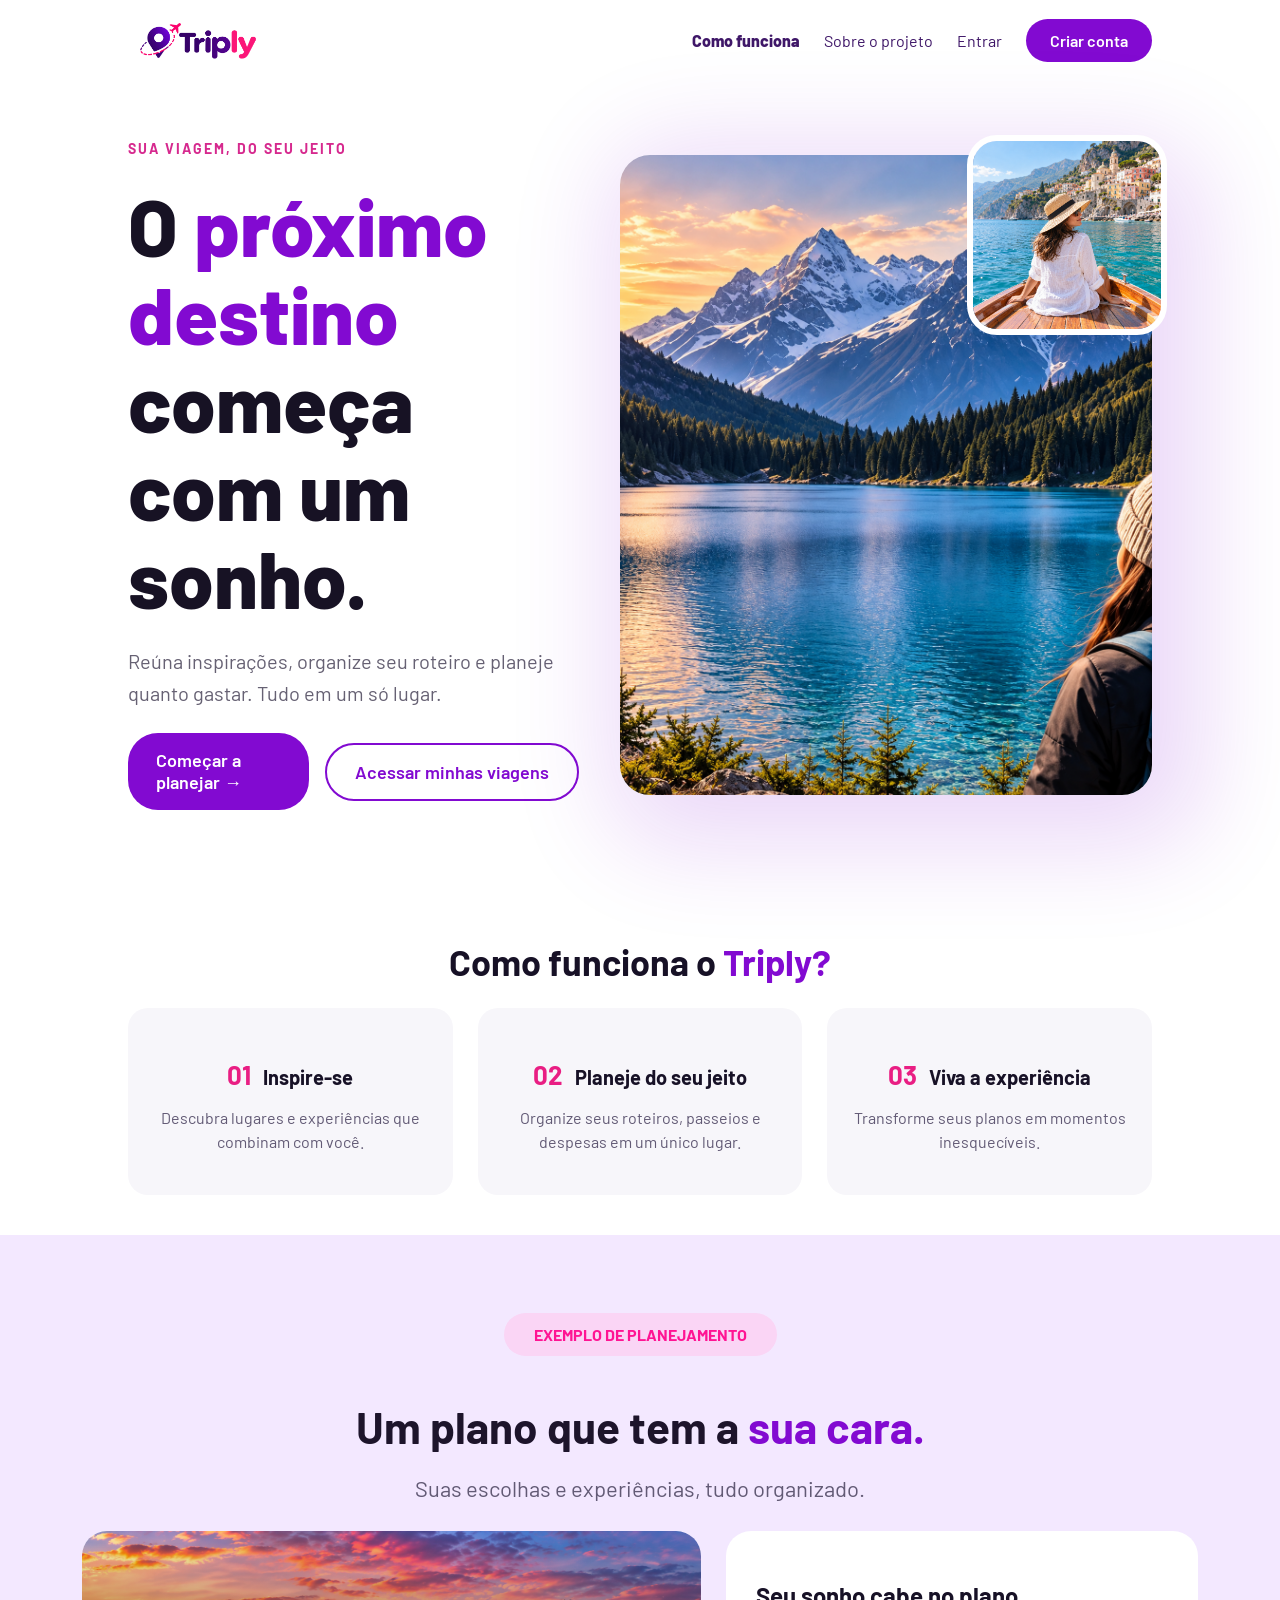
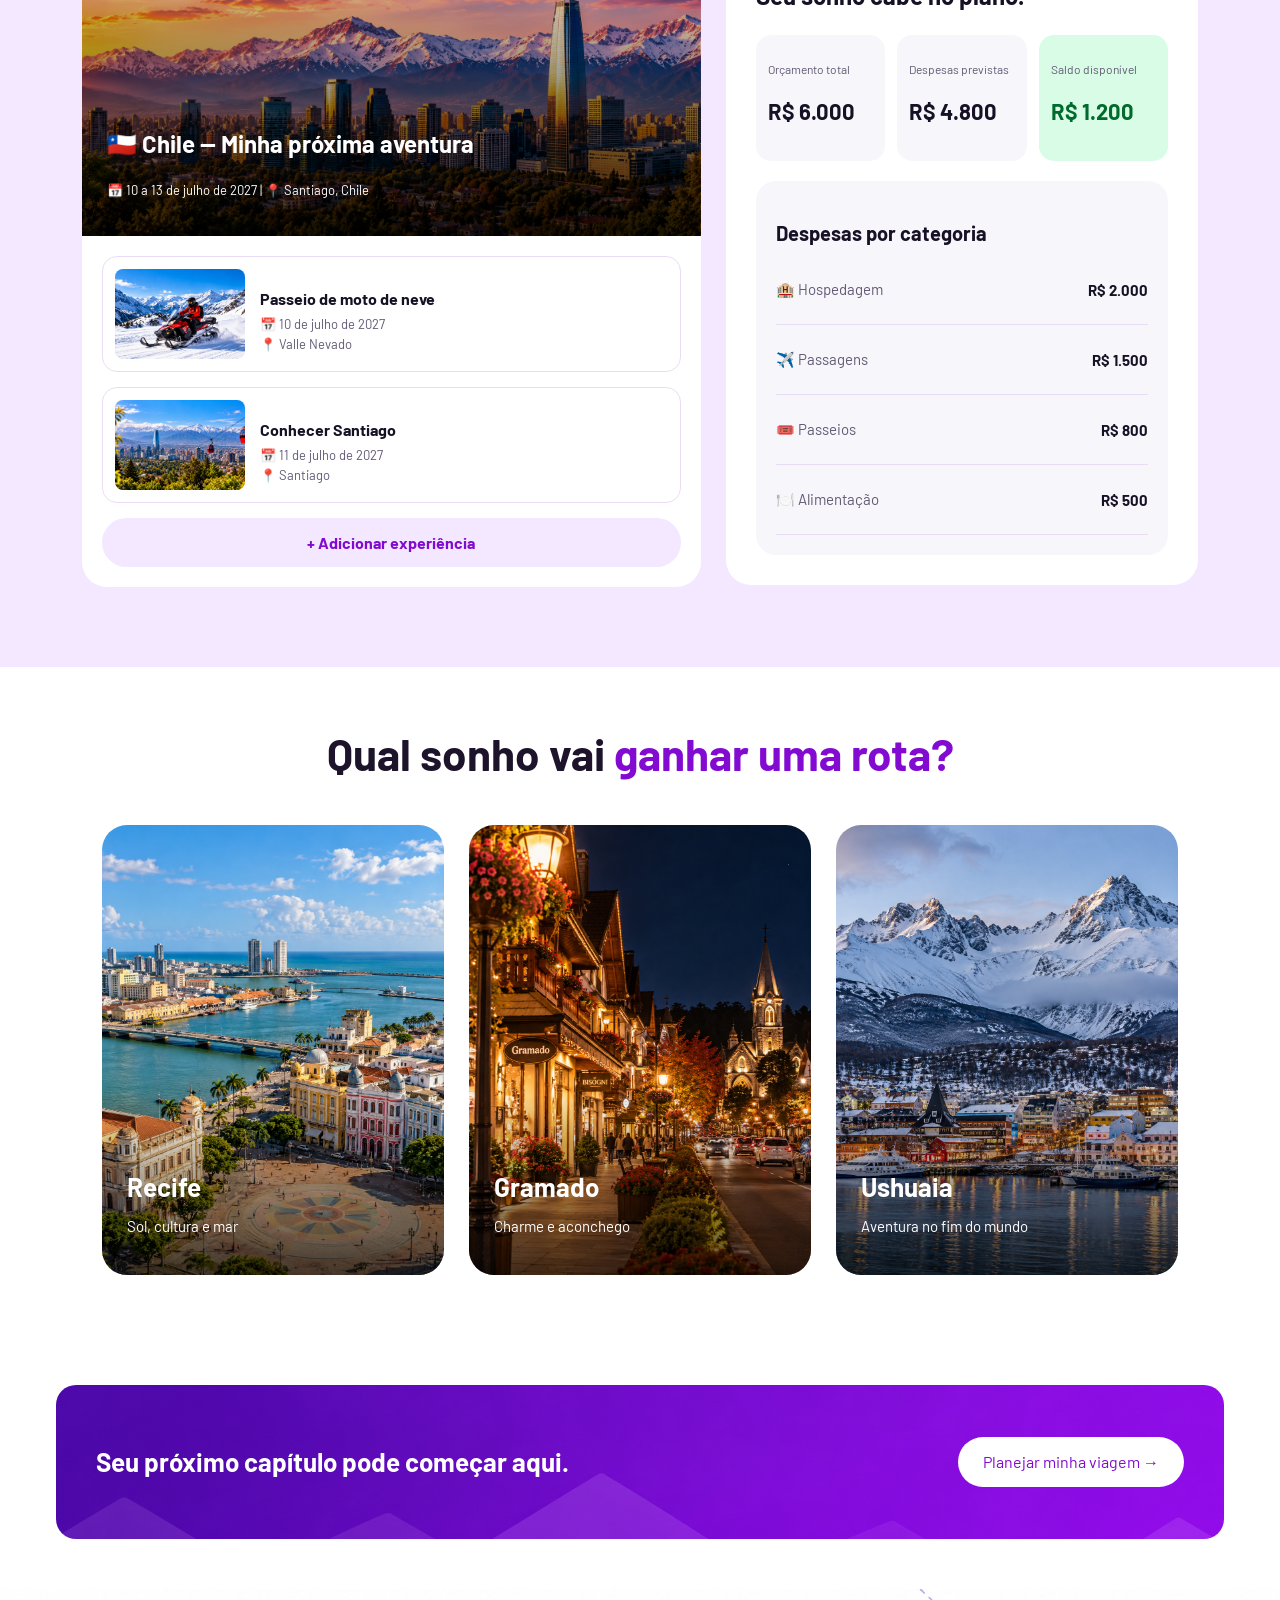
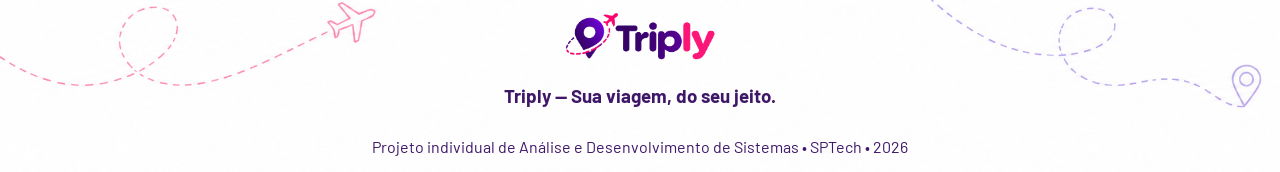
<file: public/index.html>
<!DOCTYPE html>
<html lang="en">

<head>
  <meta charset="UTF-8">
  <meta http-equiv="X-UA-Compatible" content="IE=edge">
  <meta name="viewport" content="width=device-width, initial-scale=1.0">

  <title>Triply | Página Inicial</title>

  <script src="./js/sessao.js"></script>

  <link rel="stylesheet" href="./css/estilo.css">
  <link rel="icon" type="image/png" href="assets/imgs/triply-icon.png">
  <link rel="preconnect" href="https://fonts.gstatic.com">
</head>

<body>
  <div class="header">
    <div class="container">
      <a href="index.html" class="logo">
        <img src="./assets/imgs/logo.png" alt="Triply">
      </a>
      <ul class="navbar">
        <li class="agora">
          <a href="#como-funciona">Como funciona</a>
        </li>
        <li>
          <a href="sobre.html">Sobre o projeto</a>
        </li>
        <li>
          <a href="login.html">Entrar</a>
        </li>
        <li>
          <a href="cadastro.html" class="botao-cadastro">Criar conta</a>
        </li>
      </ul>
    </div>
  </div>

  <!--Banner inicial-->
  <div class="banner">
    <div class="container">
      <div class="banner-textos">
        <h4>SUA VIAGEM, DO SEU JEITO</h4>

        <p class="titulo-banner">
          O <span>próximo destino</span> começa com um sonho.
        </p>

        <p class="descricao-banner">Reúna inspirações, organize seu roteiro e planeje
          quanto gastar. Tudo em um só lugar.</p>

        <div class="banner-botoes">
          <a href="cadastro.html" class="botao1-banner">Começar a planejar →</a>
          <a href="login.html" class="botao2-banner">Acessar minhas viagens</a>
        </div>
      </div>

      <div class="banner-fotos">
        <img class="banner-imagem" src="./assets/imgs/foto1-banner.png" alt="Viajante olhando a paisagem">
        <img class="banner-foto-detalhe" src="./assets/imgs/foto-detalhe.png" alt="Viajante de costas diante do lago">
      </div>
    </div>
  </div>

  <!--Passo a passo-->
  <div class="social" id="como-funciona">
    <div class="container">
      <h2>Como funciona o <span>Triply?</span></h2>
      <div class="boxes">
        <div class="box">
          <h4><span>01</span> Inspire-se</h4>
          <p>Descubra lugares e experiências que combinam com você.</p>
        </div>
        <div class="box">
          <h4><span>02</span> Planeje do seu jeito</h4>
          <p>Organize seus roteiros, passeios e despesas em um único lugar.</p>
        </div>
        <div class="box">
          <h4><span>03</span> Viva a experiência</h4>
          <p>Transforme seus planos em momentos inesquecíveis.</p>
        </div>
      </div>
    </div>
  </div>

  <!-- Exemplo de planejamento -->
  <div class="exemplo-planejamento">

    <h6>EXEMPLO DE PLANEJAMENTO</h6>
    <h1>Um plano que tem a <span>sua cara.</span></h1>
    <p>Suas escolhas e experiências, tudo organizado.</p>

    <div class="planejamento-cards">

      <!-- Card da viagem -->
      <div class="planejamento-viagem">
        <div class="viagem-capa">
          <h2>🇨🇱 Chile — Minha próxima aventura</h2>
          <p>📅 10 a 13 de julho de 2027 | 📍 Santiago, Chile</p>
        </div>
        <div class="viagem-experiencias">
          <div class="experiencia">
            <img src="./assets/imgs/moto-neve.png" alt="Passeio de moto de neve">
            <div>
              <h3>Passeio de moto de neve</h3>
              <p>📅 10 de julho de 2027</p>
              <p>📍 Valle Nevado</p>
            </div>
          </div>
          <div class="experiencia">
            <img src="./assets/imgs/santiago-passeio.png" alt="Paisagem de Santiago">
            <div>
              <h3>Conhecer Santiago</h3>
              <p>📅 11 de julho de 2027</p>
              <p>📍 Santiago</p>
            </div>
          </div>
          <div class="adicionar-experiencia">
            + Adicionar experiência
          </div>
        </div>
      </div>

      <!-- Card financeiro -->
      <div class="planejamento-financeiro">
        <h2>Seu sonho cabe no plano.</h2>

        <!-- Indicadores financeiros -->
        <div class="financeiro-indicadores">
          <div class="indicador">
            <p>Orçamento total</p>
            <h3>R$ 6.000</h3>
          </div>
          <div class="indicador despesas-previstas">
            <p>Despesas previstas</p>
            <h3>R$ 4.800</h3>
          </div>
          <div class="indicador saldo">
            <p>Saldo disponível</p>
            <h3>R$ 1.200</h3>
          </div>
        </div>

        <!-- Despesas por categoria -->
        <div class="financeiro-despesas">
          <h3>Despesas por categoria</h3>
          <div class="despesa">
            <p>🏨 Hospedagem</p>
            <span>R$ 2.000</span>
          </div>
          <div class="despesa">
            <p>✈️ Passagens</p>
            <span>R$ 1.500</span>
          </div>
          <div class="despesa">
            <p>🎟️ Passeios</p>
            <span>R$ 800</span>
          </div>
          <div class="despesa">
            <p>🍽️ Alimentação</p>
            <span>R$ 500</span>
          </div>
        </div>
      </div>
    </div>
  </div>

  <!-- Destinos/rota-->
  <div class="destinos-home">
    <h1>Qual sonho vai <span>ganhar uma rota?</span></h1>
    <div class="destinos-cards">
      <div class="destino-card">
        <img src="./assets/imgs/recife.png" alt="Recife">
        <div class="destino-texto">
          <h2>Recife</h2>
          <p>Sol, cultura e mar</p>
        </div>
      </div>
      <div class="destino-card">
        <img src="./assets/imgs/gramado.png" alt="Gramado">
        <div class="destino-texto">
          <h2>Gramado</h2>
          <p>Charme e aconchego</p>
        </div>
      </div>
      <div class="destino-card">
        <img src="./assets/imgs/ushuaia.png" alt="Ushuaia">
        <div class="destino-texto">
          <h2>Ushuaia</h2>
          <p>Aventura no fim do mundo</p>
        </div>
      </div>
    </div>
  </div>

  <!-- Banner final (botao vai para cadastro)-->
  <div class="banner-final">
    <h2>Seu próximo capítulo pode começar aqui.</h2>
    <a href="cadastro.html">Planejar minha viagem →</a>
  </div>

  <!--Footer-->

  <div class="footer">
    <div class="container">
      <img src="./assets/imgs/logo.png" alt="Triply">
      <h3>Triply — Sua viagem, do seu jeito.</h3>
      <p>Projeto individual de Análise e Desenvolvimento de Sistemas • SPTech • 2026</p>
    </div>
  </div>
</body>

</html>
</file>
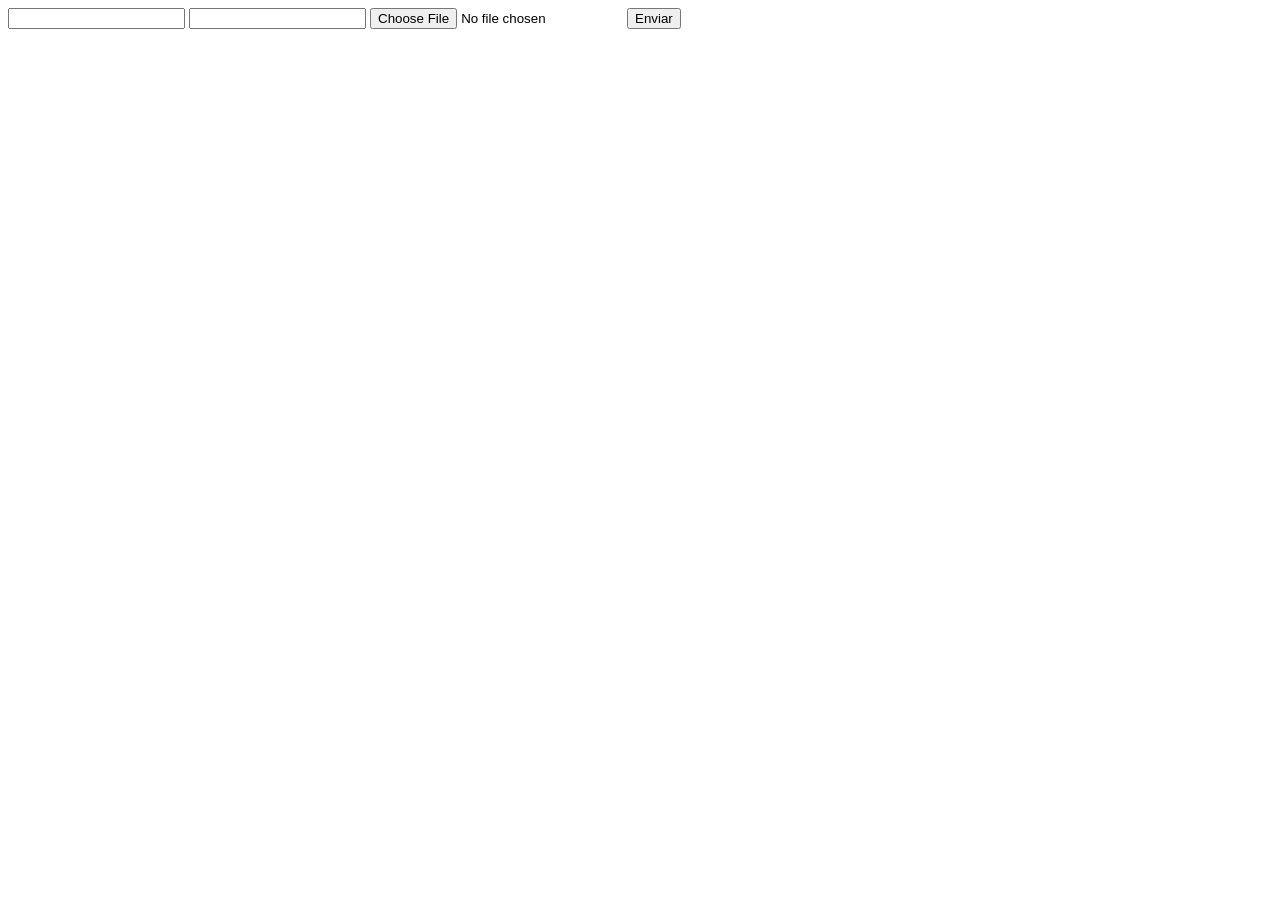
<file: DOCUMENTOS_DE_APOIO/exemplo_de_upload_de_arquivo/public/index.html>
<!DOCTYPE html>
<html lang="en">

<head>
  <meta charset="UTF-8">
  <meta http-equiv="X-UA-Compatible" content="IE=edge">
  <meta name="viewport" content="width=device-width, initial-scale=1.0">
  <title>Upload</title>
</head>

<body>

  <div>
    <input name="nome" id="nome" type="text" />
    <input name="email" id="email" type="url" />
    <input name="foto" id="foto" type="file" />
    <button onclick="enviar()">Enviar</button>
  </div>

  <div id="container"></div>
</body>

</html>

<script>
  function enviar() {
    const formData = new FormData();
    formData.append('foto', foto.files[0])
    formData.append('nome', nome.value)
    formData.append('email', email.value)

    fetch("/usuarios/cadastro", {
      method: "POST",
      body: formData
    })
      .then(res => {
        window.location = "./perfil.html"
      })
      .catch(err => {
        console.log(err);
      })
  }
</script>
</file>
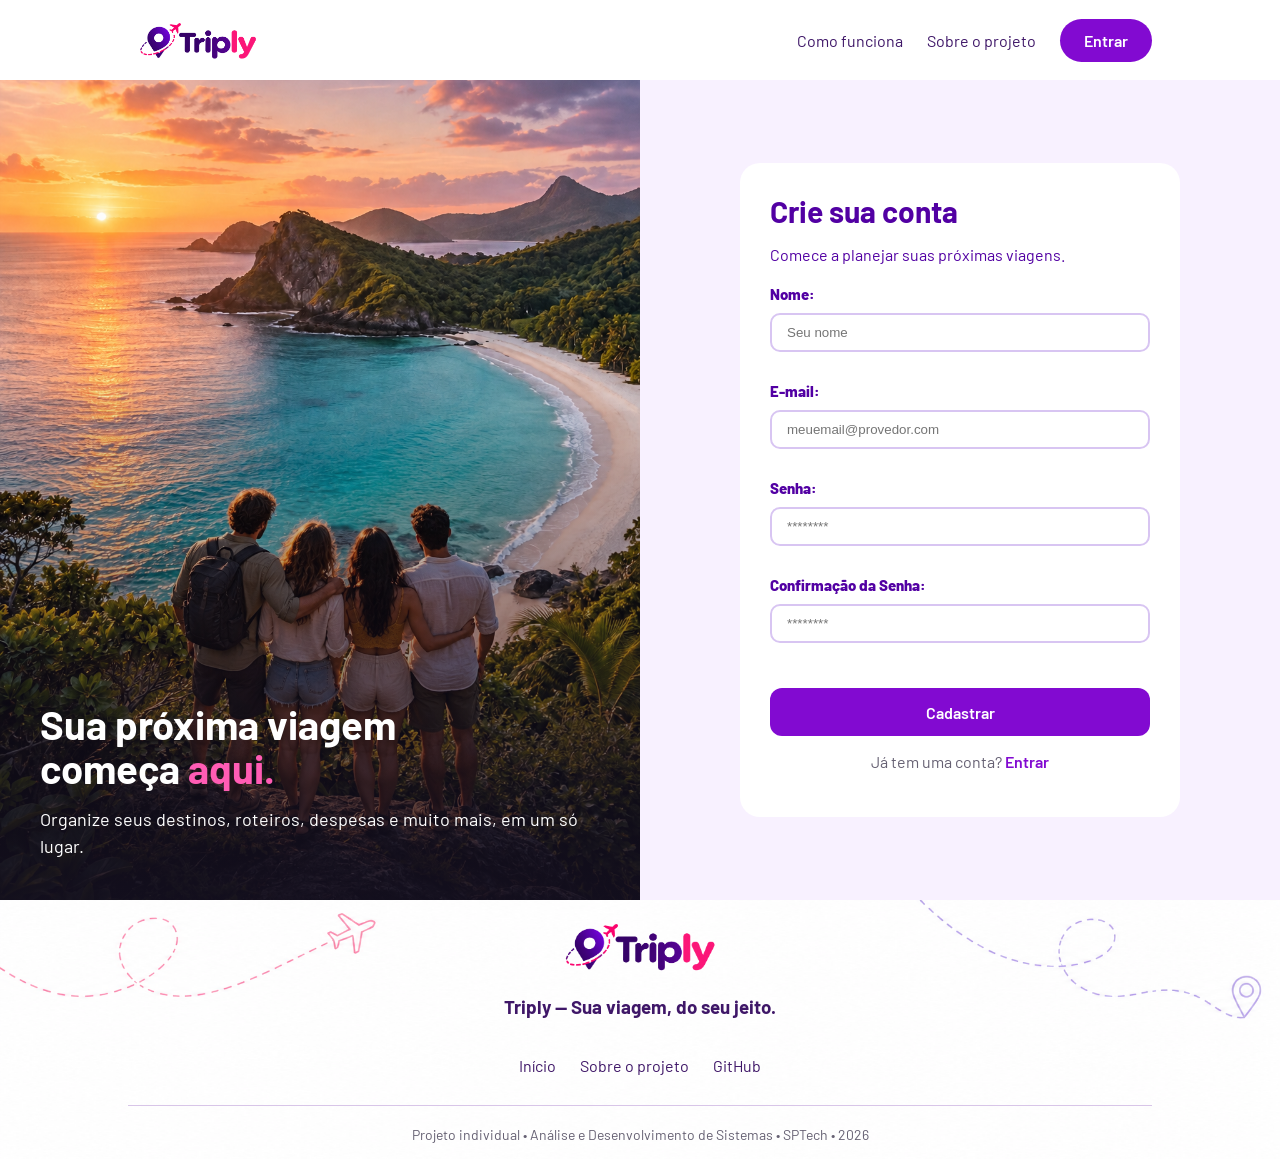
<file: public/cadastro.html>
<!DOCTYPE html>
<html lang="pt-br">

<head>
  <meta charset="UTF-8" />
  <meta http-equiv="X-UA-Compatible" content="IE=edge" />
  <meta name="viewport" content="width=device-width, initial-scale=1.0" />

  <title>Triply | Cadastro</title>

  <script src="./js/sessao.js"></script>

  <link rel="stylesheet" href="./css/estilo.css" />
  <link rel="icon" type="image/png" href="assets/imgs/triply-icon.png">
  <link rel="preconnect" href="https://fonts.gstatic.com" />
</head>

<body class="pagina-cadastro">
  <!--header inicio-->
  <div class="header">
    <div class="container">
      <a href="index.html" class="logo">
        <img src="./assets/imgs/logo.png" alt="Triply">
      </a>
      <ul class="navbar">
        <li>
          <a href="index.html#como-funciona">Como funciona</a>
        </li>
        <li>
          <a href="sobre.html">Sobre o projeto</a>
        </li>
        <li>
          <a href="login.html" class="botao-cadastro">Entrar</a>
        </li>
      </ul>
    </div>
  </div>
  <!--header fim-->

  <div class="cadastro">
    <section class="cadastro-paisagem">
      <div class="cadastro-mensagem">
        <h1>
          Sua próxima viagem<br>começa <span>aqui.</span>
        </h1>
        <p>
          Organize seus destinos, roteiros, despesas e muito mais, em um só lugar.
        </p>
      </div>
    </section>

    <div class="cadastro-area">
      <div class="card card-cadastro">
        <h2>Crie sua conta</h2>
        <p>Comece a planejar suas próximas viagens.</p>
        <div class="formulario">
          <!--
                         Para inserir mais um campo, copie uma das inputs abaixo.
                         Assim que inserir vá para o script abaixo.
                     -->
          <div class="campo">
            <span>Nome:</span>
            <input id="nome_input" type="text" placeholder="Seu nome" />
            <span id="erro_nome"></span>
          </div>
          <div class="campo">
            <span>E-mail:</span>
            <input id="email_input" type="text" placeholder="meuemail@provedor.com" />
            <span id="erro_email"></span>
          </div>
          <div class="campo">
            <span>Senha:</span>
            <input id="senha_input" type="password" placeholder="********" />
            <span id="erro_senha"></span>
          </div>
          <div class="campo">
            <span>Confirmação da Senha:</span>
            <input id="confirmacao_senha_input" type="password" placeholder="********" />
            <span id="erro_confirmacao"></span>
          </div>
          <button class="botao" onclick="cadastrar()">Cadastrar</button>
        </div>
        <div id="cardErro" class="card_erro">
          <span id="mensagem_erro"></span>
        </div>
        <p class="link-login">
          Já tem uma conta? <a href="login.html">Entrar</a>
        </p>
        <div id="div_aguardar" class="loading-div">
          <img src="./assets/circle-loading.gif" id="loading-gif" />
        </div>

        <div id="div_erros_login"></div>
      </div>
    </div>
  </div>

  <!--footer inicio-->
  <footer class="footer">
    <div class="container">
      <div class="footer-topo">
        <div>
          <img src="./assets/imgs/logo.png" alt="Triply">
          <h3>Triply — Sua viagem, do seu jeito.</h3>
        </div>
        <nav class="footer-links">
          <a href="index.html">Início</a>
          <a href="sobre.html">Sobre o projeto</a>
          <a href="https://github.com/thaisnmedeiros/triply">GitHub</a>
        </nav>
      </div>


      <p class="footer-creditos">
        Projeto individual • Análise e Desenvolvimento de Sistemas • SPTech • 2026
      </p>
    </div>
  </footer>
  <!--footer fim-->
</body>

</html>

<script>


  function cadastrar() {

    var nomeVar = nome_input.value;
    var emailVar = email_input.value;
    var senhaVar = senha_input.value;
    var confirmacaoSenhaVar = confirmacao_senha_input.value;

    var erros = [];

    var campos = [nomeVar, emailVar, senhaVar, confirmacaoSenhaVar];
    var mensagens = [erro_nome, erro_email, erro_senha, erro_confirmacao];

    // Verifica se os 4 campos (nome, email, senha e confirmacao) estao preenchidos
    for (var i = 0; i < campos.length; i++) {
      mensagens[i].innerHTML = "";
      if (campos[i] == "") {
        mensagens[i].innerHTML = "Este campo é obrigatório!";
        erros.push("Campo vazio");
      }
    }

    // Verificando email (se está vazio, se tem @ e '.', porque tem emails que terminal com .br, .org etc)
    if (emailVar != "" && (!emailVar.includes("@") || !emailVar.includes("."))) {
      erro_email.innerHTML = "Digite um e-mail válido!";
      erros.push("E-mail inválido");
    }

    // Verificando a senha (nao vazia, letra maiuscula e minuscula)
    if (senhaVar != "") {
      if (senhaVar.length < 8 ||
        senhaVar == senhaVar.toUpperCase() ||
        senhaVar == senhaVar.toLowerCase()) {

        erro_senha.innerHTML = "A senha precisa ter pelo menos 8 caracteres, uma letra maiúscula e uma minúscula!";
        erros.push("Senha inválida");
      }
    }

    // Verificando a confirmação da senha
    if (senhaVar != "" && confirmacaoSenhaVar != "" && senhaVar != confirmacaoSenhaVar) {
      erro_confirmacao.innerHTML = "As senhas não coincidem!";
      erros.push("Senhas diferentes");
    }

    // Verificando se existem erros
    if (erros.length > 0) {
      return false;
    }
    cardErro.style.display = "none";


    // Enviando o valor da nova input
    fetch("/usuarios/cadastrar", {
      method: "POST",
      headers: {
        "Content-Type": "application/json",
      },
      body: JSON.stringify({
        // crie um atributo que recebe o valor recuperado aqui
        // Agora vá para o arquivo routes/usuario.js
        nomeServer: nomeVar,
        emailServer: emailVar,
        senhaServer: senhaVar,
      }),
    })
      .then(function (resposta) {
        console.log("resposta: ", resposta);

        if (resposta.ok) {
          cardErro.style.display = "block";
          mensagem_erro.innerHTML = "Cadastro realizado com sucesso! Redirecionando para tela de Login...";

          setTimeout(() => {
            window.location = "login.html";
          }, "2000");

          limparFormulario();
          finalizarAguardar();
        } else {
          throw "Houve um erro ao tentar realizar o cadastro!";
        }
      })
      .catch(function (resposta) {
        console.log(`#ERRO: ${resposta}`);
        finalizarAguardar();
      });

    return false;
  }
</script>
</file>
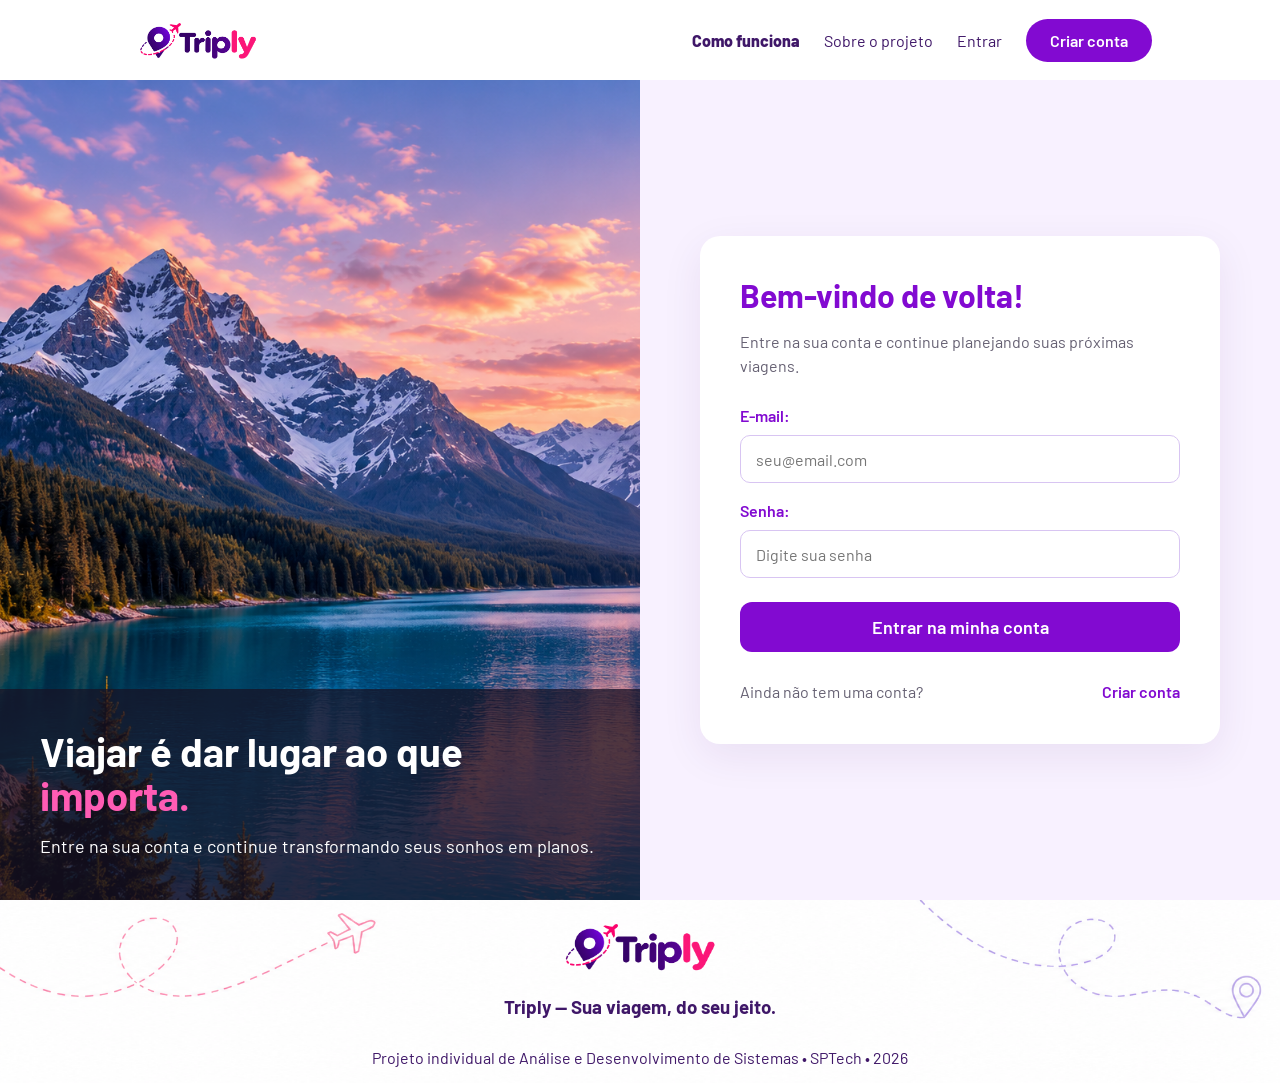
<file: public/login.html>
<!DOCTYPE html>
<html lang="pt-br">

<head>
    <meta charset="UTF-8">
    <meta http-equiv="X-UA-Compatible" content="IE=edge">
    <meta name="viewport" content="width=device-width, initial-scale=1.0">

    <title>Triply | Login</title>

    <script src="./js/sessao.js"></script>

    <link rel="stylesheet" href="./css/estilo.css">
    <link rel="stylesheet" href="./css/login.css">
    <link rel="icon" type="image/png" href="assets/imgs/triply-icon.png">
    <link rel="preconnect" href="https://fonts.gstatic.com">
</head>

<body class="pagina-login">

    <!--Header-->

    <div class="header">
        <div class="container">
            <a href="index.html" class="logo">
                <img src="./assets/imgs/logo.png" alt="Triply">
            </a>
            <ul class="navbar">
                <li class="agora">
                    <a href="index.html#como-funciona">Como funciona</a>
                </li>
                <li>
                    <a href="sobre.html">Sobre o projeto</a>
                </li>
                <li>
                    <a href="login.html">Entrar</a>
                </li>
                <li>
                    <a href="cadastro.html" class="botao-cadastro">Criar conta</a>
                </li>
            </ul>
        </div>
    </div>

    <div class="cadastro login">
        <section class="cadastro-paisagem">
            <div class="cadastro-mensagem">
                <h1>Viajar é dar lugar ao que<br><span>importa.</span></h1>
                <p>Entre na sua conta e continue transformando seus sonhos em planos.</p>
            </div>
        </section>

        <div class="cadastro-area">
            <div class="card card-login">
                <h2>Bem-vindo de volta!</h2>
                <p>Entre na sua conta e continue planejando suas próximas viagens.</p>
                <div class="formulario">
                    <div class="campo">
                        <span>E-mail:</span>
                        <input id="email_input" type="text" placeholder="seu@email.com">
                    </div>
                    <div class="campo">
                        <span>Senha:</span>
                        <input id="senha_input" type="password" placeholder="Digite sua senha">
                    </div>
                    <button class="botao" onclick="entrar()">Entrar na minha conta</button>
                    <div class="card_erro" id="cardErro">
                        <span id="mensagem_erro"></span>
                    </div>
                </div>

                <p class="link-cadastro">Ainda não tem uma conta? <a href="cadastro.html">Criar conta</a></p>

                <div id="div_aguardar" class="loading-div">
                    <img src="./assets/circle-loading.gif" id="loading-gif">
                </div>

                <div id="div_erros_login"></div>
            </div>
        </div>
    </div>

    <!--footer inicio-->
    <div class="footer">
        <div class="container">
            <img src="./assets/imgs/logo.png" alt="Triply">
            <h3>Triply — Sua viagem, do seu jeito.</h3>
            <p>Projeto individual de Análise e Desenvolvimento de Sistemas • SPTech • 2026</p>
        </div>
    </div>
    <!--footer fim-->
</body>

</html>

<script>

    var tentativas = [];

    function entrar() {

        var emailVar = email_input.value;
        var senhaVar = senha_input.value;

        if (emailVar == "" || senhaVar == "") {
            cardErro.style.display = "block"
            mensagem_erro.innerHTML = "⚠️ Preencha todos os campos!";

            return false;
        }

        console.log("FORM LOGIN: ", emailVar);
        console.log("FORM SENHA: ", senhaVar);

        fetch("/usuarios/autenticar", {
            method: "POST",
            headers: {
                "Content-Type": "application/json"
            },
            body: JSON.stringify({
                emailServer: emailVar,
                senhaServer: senhaVar
            })
        }).then(function (resposta) {
            console.log("ESTOU NO THEN DO entrar()!")

            if (resposta.ok) {
                console.log(resposta);

                resposta.json().then(json => {
                    console.log(json);
                    console.log(JSON.stringify(json));
                    sessionStorage.EMAIL_USUARIO = json.email;
                    sessionStorage.NOME_USUARIO = json.nome;
                    sessionStorage.ID_USUARIO = json.id;

                    setTimeout(function () {
                        window.location = "./minhas-viagens.html";
                    }, 1000); // apenas para exibir o loading

                });

            } else {
                tentativas.push("Login incorreto");
                var restantes = 0;
                for (var contador = tentativas.length; contador < 3; contador++) {
                    restantes++;
                }

                cardErro.style.display = "block";

                if (restantes > 0) {
                    mensagem_erro.innerHTML = `E-mail ou senha inválidos! Restam ${restantes} tentativa(s).`;
                } else {
                    mensagem_erro.innerHTML = "Você atingiu o limite de 3 tentativas! Login bloqueado.";
                    /* Trava a caixinha de login e senha*/
                    email_input.disabled = true;
                    senha_input.disabled = true;
                }

            }

        }).catch(function (erro) {
            console.log(erro);
        })

        return false;
    }
    function sumirMensagem() {
        cardErro.style.display = "none"
    }

</script>
</file>
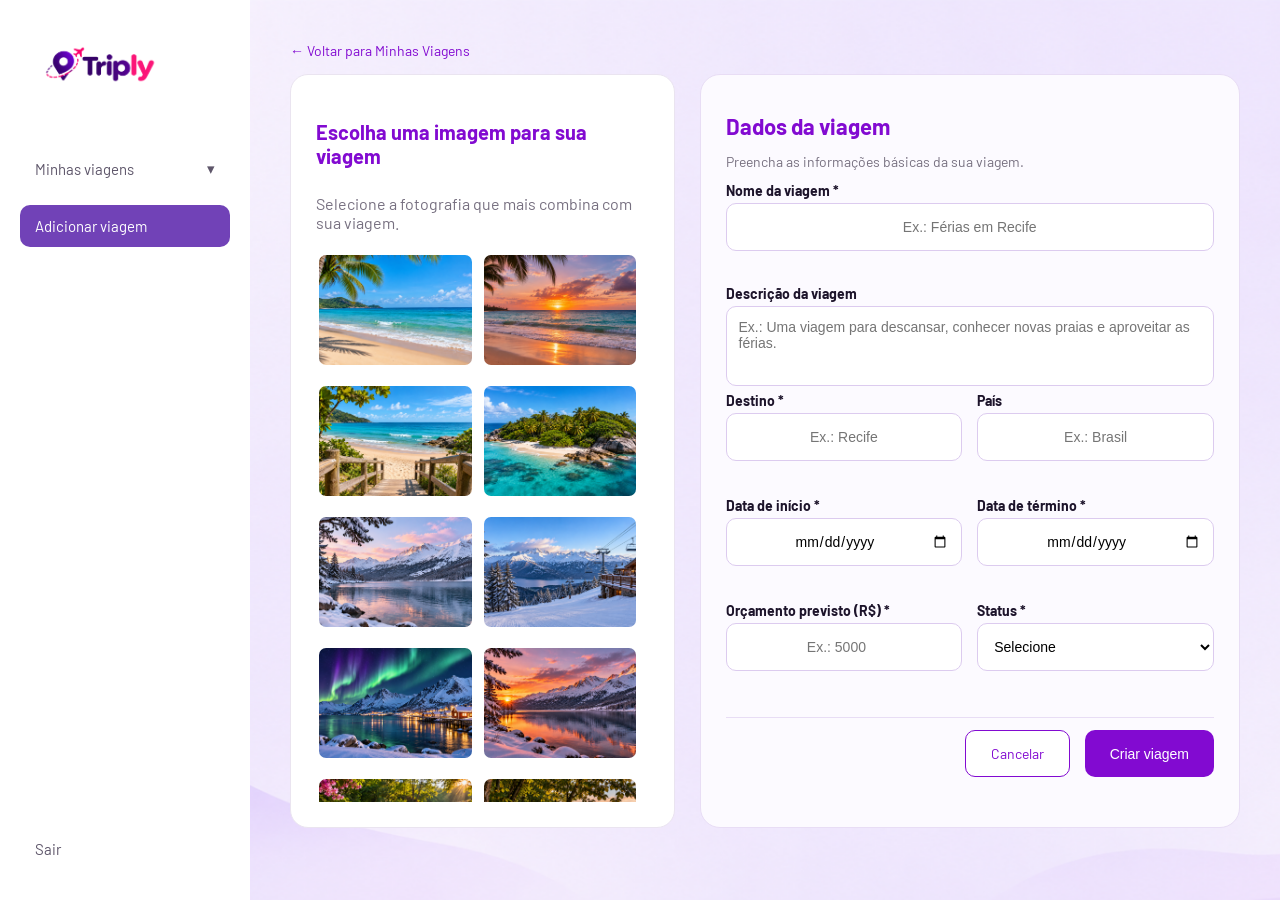
<file: public/nova-viagem.html>
<!DOCTYPE html>
<html lang="pt-br">

<head>
    <meta charset="UTF-8">
    <meta http-equiv="X-UA-Compatible" content="IE=edge">
    <meta name="viewport" content="width=device-width, initial-scale=1.0">

    <title>Triply | Nova Viagem</title>

    <script src="./js/sessao.js"></script>
    <script src="./js/menu-viagens.js" defer></script>

    <link rel="stylesheet" href="./css/estilo.css">
    <link rel="icon" type="image/png" href="assets/imgs/triply-icon.png">
    <link rel="preconnect" href="https://fonts.gstatic.com">
</head>

<body class="pagina-nova-viagem">

    <div class="pagina-viagens">

        <!-- Menu lateral esquerdo -->
        <div class="menu-lateral">

            <div class="menu">

                <a href="minhas-viagens.html" class="logo">
                    <img src="./assets/imgs/logo.png" alt="Triply">
                </a>

                <!-- Adiciona no menu esquerdo a lista de viagens pro usuario selecionar uma pra ver-->
                <a href="#" class="menu-expansivel" onclick="alternarMenuViagens(); return false;">
                    Minhas viagens
                    <span id="seta_viagens">▾</span>
                </a>
                <div id="submenu_viagens" class="submenu-viagens">
                    <a href="minhas-viagens.html">Visão geral</a>
                    <div id="lista_menu_viagens"></div>
                </div>

                <a href="nova-viagem.html" class="ativo">Adicionar viagem</a>

            </div>

            <a href="#" onclick="limparSessao()" class="sair-menu">Sair</a>

        </div>

        <!-- Conteúdo principal -->
        <div class="conteudo-viagens">

            <div class="cabecalho-nova-viagem">
                <a href="minhas-viagens.html">← Voltar para Minhas Viagens</a>
            </div>

            <div class="area-nova-viagem">
                <!-- Eo usuario seleciona a imagem da viagem -->
                <div class="imagens-viagem">
                    <h3>Escolha uma imagem para sua viagem</h3>
                    <p>Selecione a fotografia que mais combina com sua viagem.</p>
                    <div class="opcoes-imagens" id="opcoes_imagens"></div>
                </div>

                <div class="card-nova-viagem">
                    <h2>Dados da viagem</h2>
                    <p>Preencha as informações básicas da sua viagem.</p>

                    <!-- Formulário -->
                    <div class="formulario-viagem">

                        <div class="campo-viagem">
                            <label for="ipt_nome_viagem">Nome da viagem *</label>
                            <input type="text" id="ipt_nome_viagem" placeholder="Ex.: Férias em Recife">
                            <span id="erro_nome"></span>
                            <label for="ipt_descricao">Descrição da viagem</label>
                            <textarea id="ipt_descricao"
                                placeholder="Ex.: Uma viagem para descansar, conhecer novas praias e aproveitar as férias."></textarea>
                        </div>

                        <div class="linha-viagem">
                            <div class="campo-viagem">
                                <label for="ipt_destino">Destino *</label>
                                <input type="text" id="ipt_destino" placeholder="Ex.: Recife">
                                <span id="erro_destino"></span>
                            </div>

                            <div class="campo-viagem">
                                <label for="ipt_pais">País</label>
                                <input type="text" id="ipt_pais" placeholder="Ex.: Brasil">
                            </div>
                        </div>

                        <div class="linha-viagem">
                            <div class="campo-viagem">
                                <label for="ipt_inicio">Data de início *</label>
                                <input type="date" id="ipt_inicio">
                                <span id="erro_inicio"></span>
                            </div>

                            <div class="campo-viagem">
                                <label for="ipt_termino">Data de término *</label>
                                <input type="date" id="ipt_termino">
                                <span id="erro_termino"></span>
                            </div>
                        </div>

                        <div class="linha-viagem">
                            <div class="campo-viagem">
                                <label for="ipt_orcamento">Orçamento previsto (R$) *</label>
                                <input type="number" id="ipt_orcamento" placeholder="Ex.: 5000">
                                <span id="erro_orcamento"></span>
                            </div>

                            <div class="campo-viagem">
                                <label for="ipt_status">Status *</label>
                                <select id="ipt_status">
                                    <option value="">Selecione</option>
                                    <option value="Planejamento">Em planejamento</option>
                                    <option value="Confirmada">Confirmada</option>
                                    <option value="Concluída">Concluída</option>
                                    <option value="Cancelada">Cancelada</option>
                                </select>
                                <span id="erro_status"></span>
                            </div>
                        </div>
                        <div class="botoes-viagem">
                            <a href="minhas-viagens.html">Cancelar</a>
                            <button onclick="cadastrarViagem()">Criar viagem</button>
                        </div>
                    </div>

                </div>
            </div>
        </div>
</body>

</html>

<script>

    let imagens = [
        "praia1.jpg",
        "praia2.jpg",
        "praia3.jpg",
        "praia4.jpg",
        "neve1.jpg",
        "neve2.jpg",
        "neve3.jpg",
        "neve4.jpg",
        "natureza1.jpg",
        "natureza2.jpg",
        "natureza3.jpg",
        "natureza4.jpg",
        "cidade1.jpg",
        "cidade2.jpg",
        "cidade3.jpg",
        "cidade4.jpg",
        "familia1.jpg",
        "familia2.jpg",
        "familia3.jpg",
        "familia4.jpg"
    ];

    // vai armazenar qual o nome da foto escolhida e se mudar, só trocar o valor
    let imagemCapa = "";
    //criei a função que vai receber o parâmetro "imagem", que vai receber o nome da imagem selecionada
    //a imagemCapa vira o nome da imagem, entao imagemCapa = imagem = "familia3, por ex"
    function selecionarImagem(imagem) {
        imagemCapa = imagem;
    }

    //pra nao criar 20 tags imgs eu pensei em criar um vetor pra percorrer ate achar a imagem selecionada e de acordo com isso vai retornar o nome
    for (let i = 0; i < imagens.length; i++) {
        opcoes_imagens.innerHTML += `
            <label>
                <input type="radio"
                    name="imagemCapa"
                    value="${imagens[i]}"
                    onclick="selecionarImagem('${imagens[i]}')">

                <img src="./assets/imgs/viagens/${imagens[i]}"
                    alt="Imagem de viagem">
            </label>`;
    }

    function cadastrarViagem() {

        let nome = ipt_nome_viagem.value;
        let descricao = ipt_descricao.value;
        let destino = ipt_destino.value;
        let pais = ipt_pais.value;
        let dataInicio = ipt_inicio.value;
        let dataTermino = ipt_termino.value;
        let orcamento = ipt_orcamento.value;
        let status = ipt_status.value;

        let campos = [nome, destino, dataInicio, dataTermino, orcamento, status];

        let mensagens = [
            erro_nome,
            erro_destino,
            erro_inicio,
            erro_termino,
            erro_orcamento,
            erro_status
        ];

        let erros = [];

        if (imagemCapa == "") {
            alert("Selecione uma imagem para sua viagem!");
            return;
        }

        // Verifica os campos obrigatórios
        for (let i = 0; i < campos.length; i++) {
            mensagens[i].innerHTML = "";
            if (campos[i] == "") {
                mensagens[i].innerHTML = "Este campo é obrigatório!";
                erros.push("Campo vazio");
            }
        }

        // Verifica se a data de término é anterior à data de início
        if (dataInicio != "" && dataTermino != "" && dataTermino < dataInicio) {
            erro_termino.innerHTML = "A data de término não pode ser anterior à data de início!";
            erros.push("Data inválida");
        }

        // Verifica se o orçamento é maior que zero
        if (orcamento != "" && Number(orcamento) <= 0) {
            erro_orcamento.innerHTML = "O orçamento precisa ser maior que zero!";
            erros.push("Orçamento inválido");
        }

        // Impede o cadastro se houver erros
        if (erros.length > 0) {
            return false;
        }

        // Recupera o ID do usuário que está logado
        let fkUsuario = sessionStorage.ID_USUARIO;
        if (fkUsuario == undefined) {
            alert("Você precisa fazer login para cadastrar uma viagem!");
            window.location.href = "login.html";
            return false;
        }

        // Envia os dados da viagem para a API
        fetch("/viagens/cadastrar", {
            method: "POST",
            headers: {
                "Content-Type": "application/json"
            },
            body: JSON.stringify({
                tituloServer: nome,
                descricaoServer: descricao,
                destinoServer: destino,
                paisServer: pais,
                dataInicioServer: dataInicio,
                dataFimServer: dataTermino,
                orcamentoServer: Number(orcamento),
                statusServer: status,
                imagemCapaServer: imagemCapa,
                fkUsuarioServer: fkUsuario
            })
        })
            .then(function (resposta) {
                //fluxo: usuário cadastra viagem nova → MySQL gera ID 3 → JavaScript guarda ID 3 → abre Minha Viagem da viagem criada.
                if (resposta.ok) {
                    //ve se a API conseguiu cadastrar a viagem com sucesso
                    return resposta.json().then(function (resultado) {
                        //insertId é a informação retornada pelo MySQL que indica o ID do registro criado, pra o site saber qual pagina de viagem individual abrir
                        sessionStorage.ID_VIAGEM = resultado.insertId;
                        alert("Viagem cadastrada com sucesso!");
                        window.location.href = "minha-viagem.html";
                    });
                } else {
                    alert("Erro ao cadastrar viagem!");
                    console.log("Erro no cadastro:", resposta.status);
                }

            })
            .catch(function (erro) {
                console.log("Erro:", erro);
                alert("Não foi possível conectar ao servidor!");
            });
    }
</script>
</file>
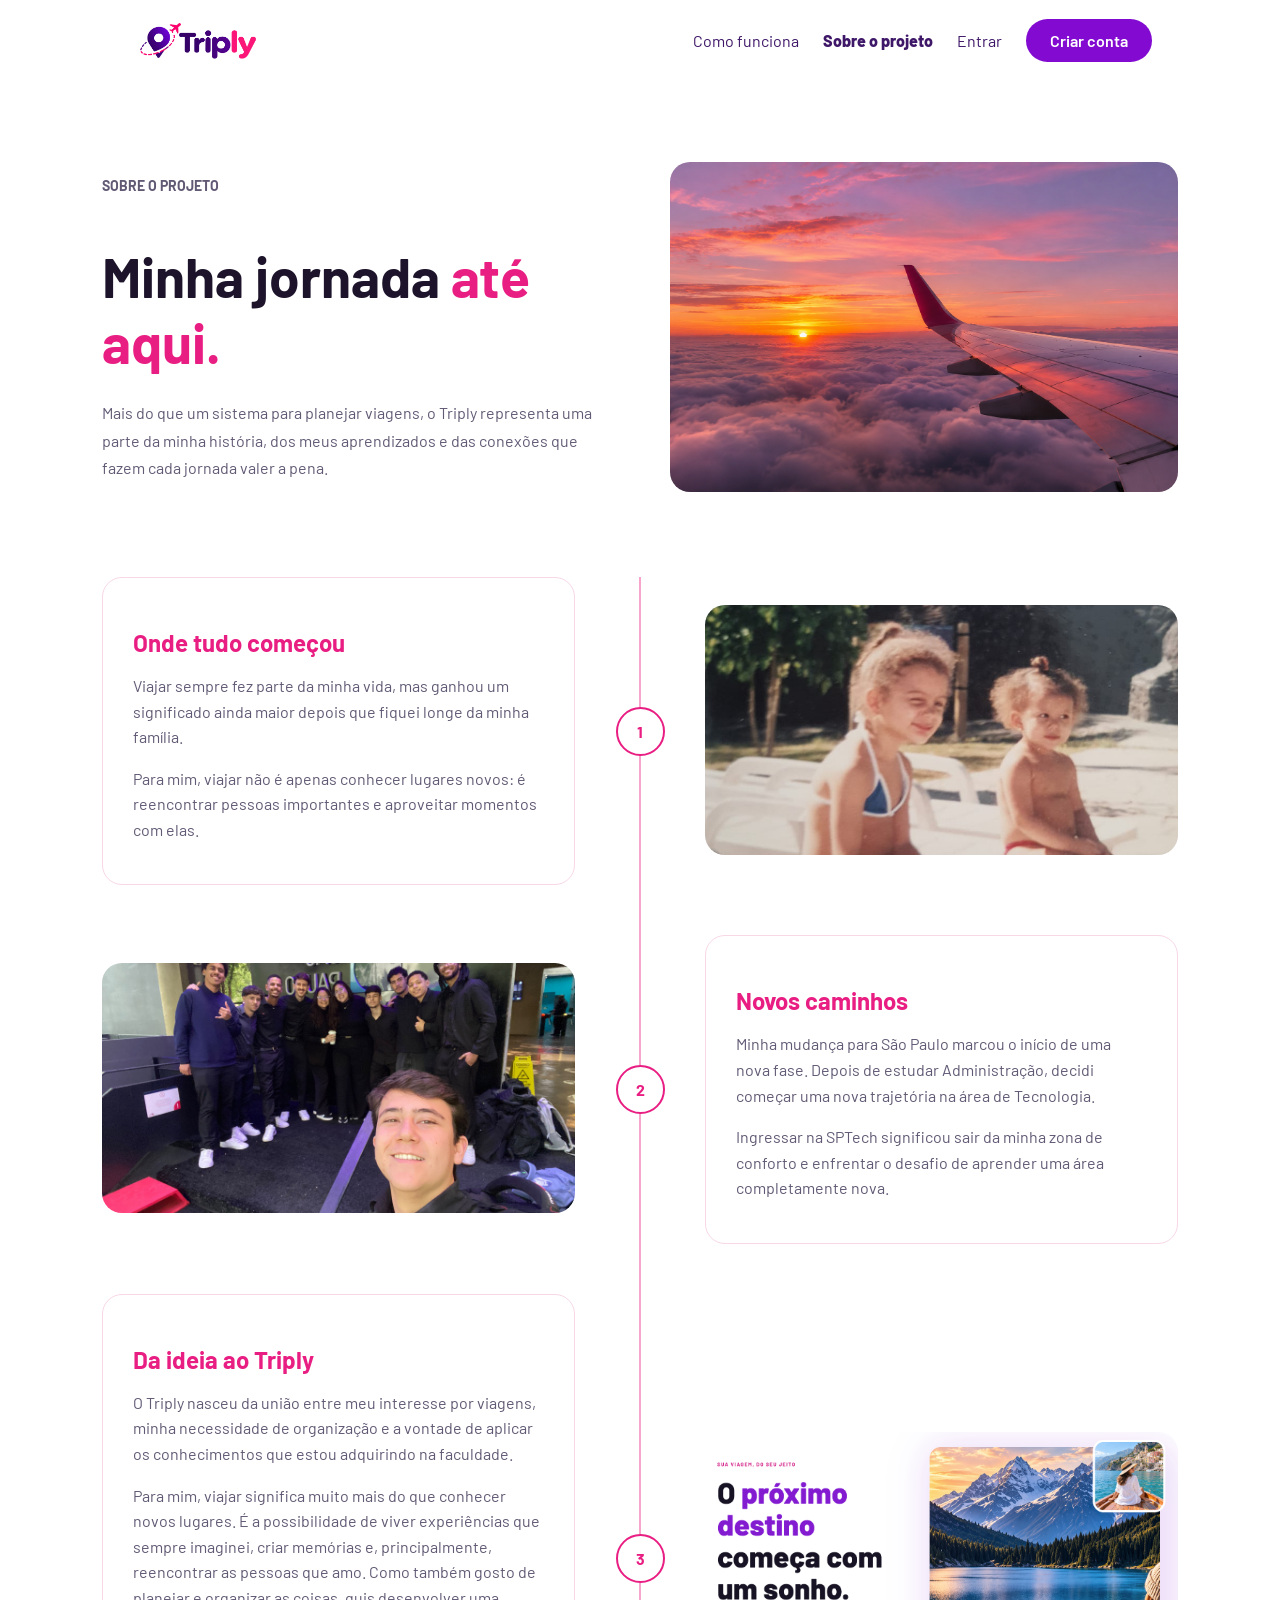
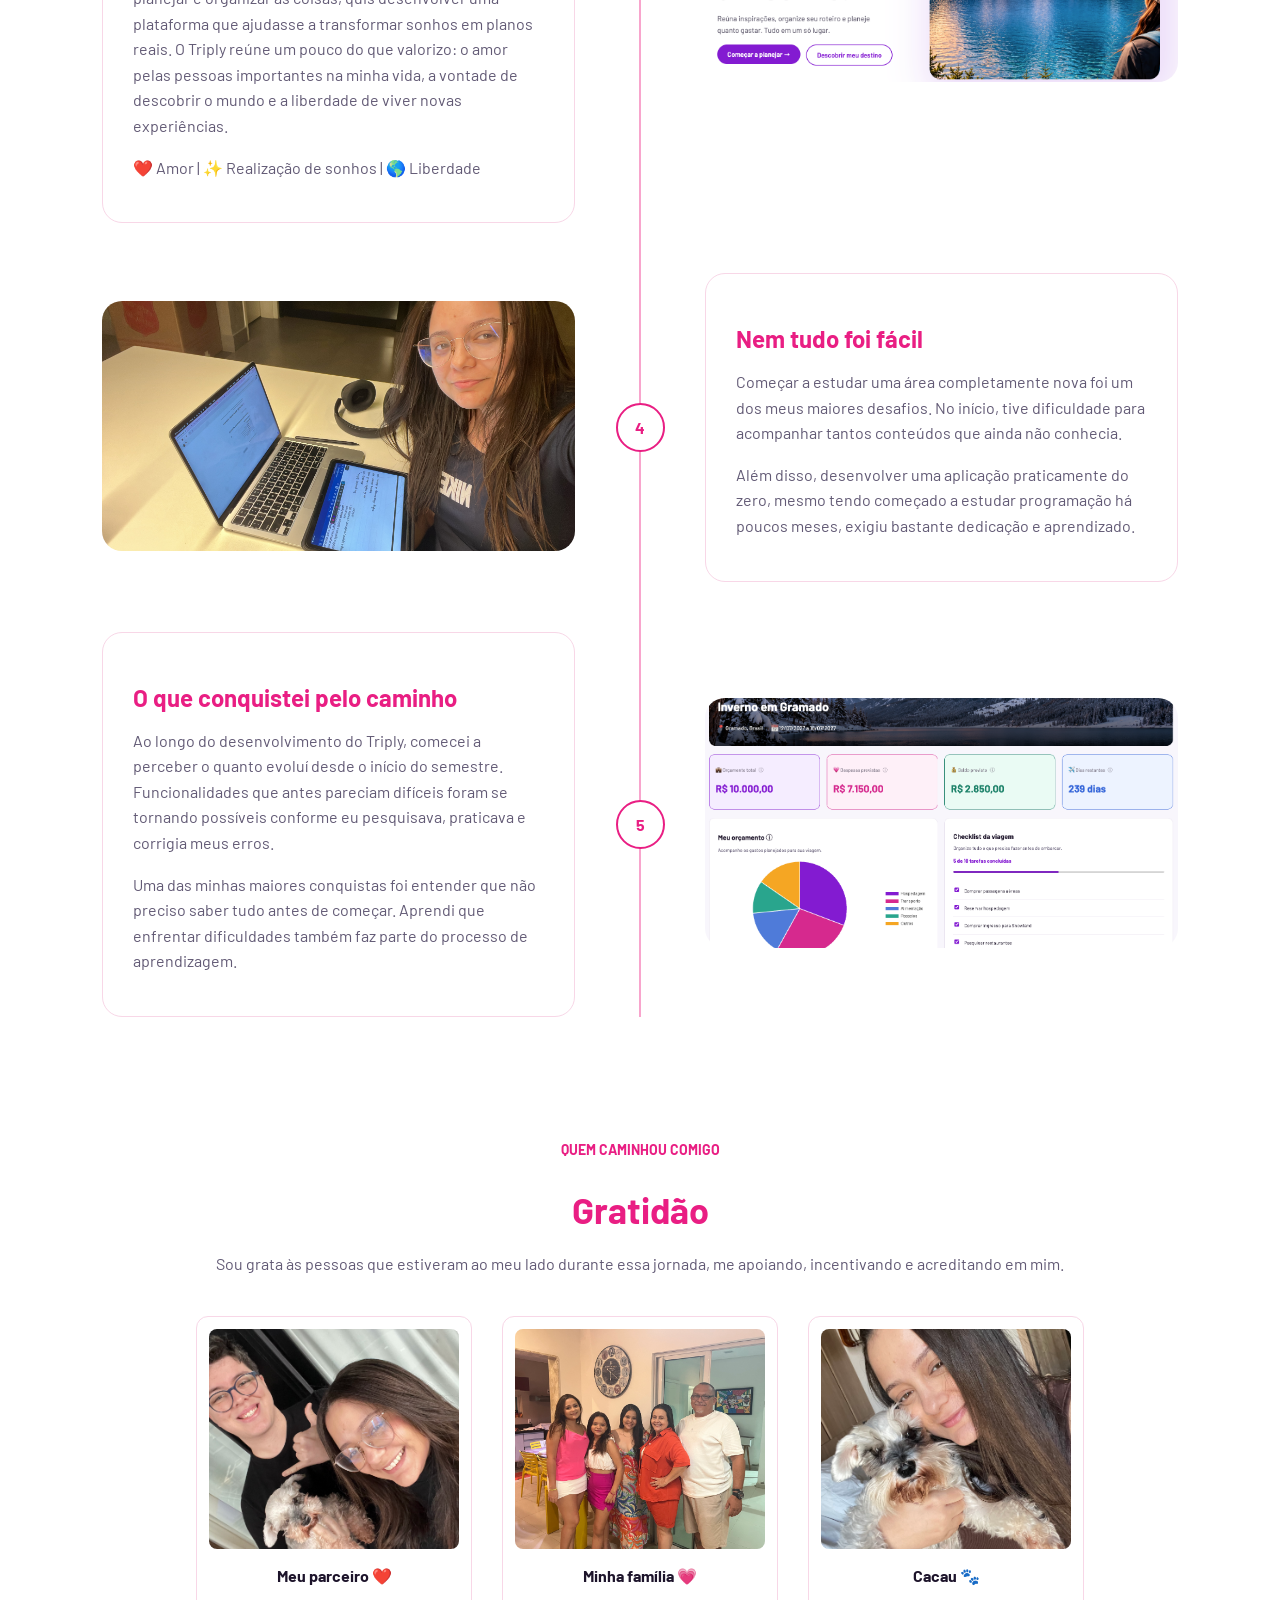
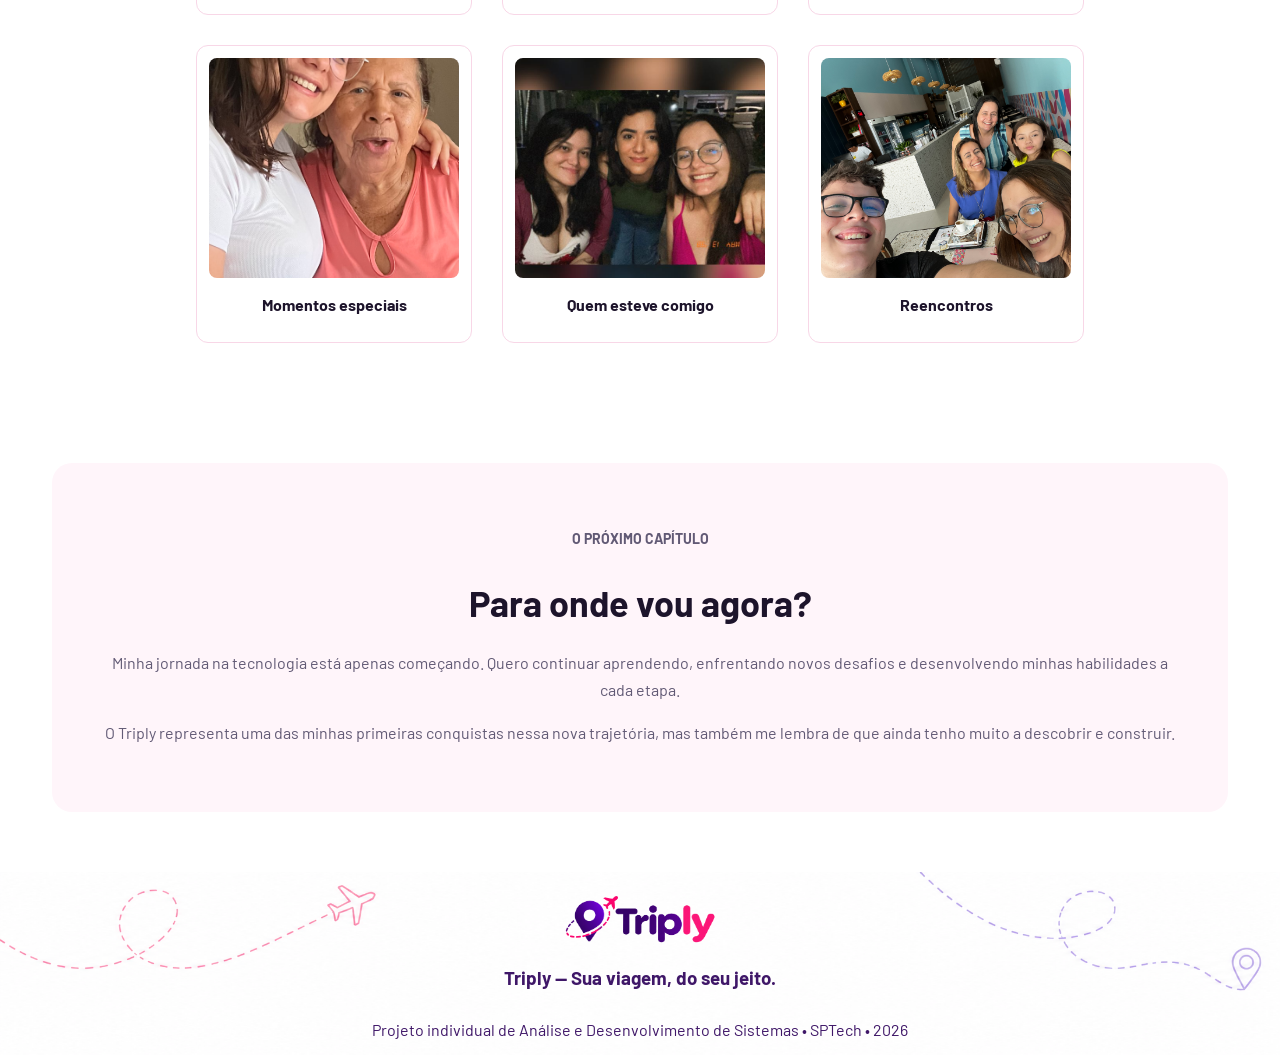
<file: public/sobre.html>
<!DOCTYPE html>
<html lang="pt-br">

<head>
    <meta charset="UTF-8">
    <meta http-equiv="X-UA-Compatible" content="IE=edge">
    <meta name="viewport" content="width=device-width, initial-scale=1.0">

    <title>Triply | Sobre o projeto</title>

    <script src="./js/sessao.js"></script>

    <link rel="stylesheet" href="./css/estilo.css">
    <link rel="icon" type="image/png" href="./assets/imgs/triply-icon.png">
    <link rel="preconnect" href="https://fonts.gstatic.com">
</head>

<body class="pagina-sobre">
    <div class="header">
        <div class="container">

            <a href="index.html" class="logo">
                <img src="./assets/imgs/logo.png" alt="Triply">
            </a>

            <ul class="navbar">
                <li>
                    <a href="index.html#como-funciona">Como funciona</a>
                </li>
                <li class="agora">
                    <a href="sobre.html">Sobre o projeto</a>
                </li>
                <li>
                    <a href="login.html">Entrar</a>
                </li>
                <li>
                    <a href="cadastro.html" class="botao-cadastro">Criar conta</a>
                </li>
            </ul>
        </div>
    </div>

    <main class="conteudo-sobre">
        <!-- Banner inicial -->
        <section class="banner-sobre">

            <div class="texto-banner-sobre">
                <p class="subtitulo-sobre">SOBRE O PROJETO</p>
                <h1>Minha jornada <span>até aqui.</span></h1>
                <p>
                    Mais do que um sistema para planejar viagens, o Triply
                    representa uma parte da minha história, dos meus aprendizados
                    e das conexões que fazem cada jornada valer a pena.
                </p>
            </div>

            <div class="imagem-banner-sobre">
                <img src="./assets/imgs/sobre/banner-sobre.jpg" alt="Paisagem de viagem">
            </div>
        </section>

        <!-- Linha do tempo -->
        <section class="linha-tempo-sobre">

            <!-- Linha que conecta as etapas -->
            <div class="linha-vertical-sobre"></div>

            <!-- Primeiro momento -->
            <div class="etapa-sobre">

                <div class="card-texto-sobre">
                    <h2>Onde tudo começou</h2>
                    <p>
                        Viajar sempre fez parte da minha vida, mas ganhou um
                        significado ainda maior depois que fiquei longe da minha família.
                    </p>
                    <p>
                        Para mim, viajar não é apenas conhecer lugares novos:
                        é reencontrar pessoas importantes e aproveitar momentos com elas.
                    </p>
                </div>

                <div class="numero-etapa">1</div>

                <div class="card-imagem-sobre">
                    <img src="./assets/imgs/sobre/familia.jpg" alt="Fotografia representando família e reencontros">
                </div>
            </div>

            <!-- Segundo momento -->
            <div class="etapa-sobre">

                <div class="card-imagem-sobre">
                    <img src="./assets/imgs/sobre/sptech.jpg" alt="Imagem representando o início dos estudos na SPTech">
                </div>

                <div class="numero-etapa">
                    2
                </div>

                <div class="card-texto-sobre">
                    <h2>Novos caminhos</h2>
                    <p>
                        Minha mudança para São Paulo marcou o início de uma nova fase.
                        Depois de estudar Administração, decidi começar uma nova
                        trajetória na área de Tecnologia.
                    </p>
                    <p>
                        Ingressar na SPTech significou sair da minha zona de conforto
                        e enfrentar o desafio de aprender uma área completamente nova.
                    </p>
                </div>

            </div>

            <!-- Terceiro momento -->
            <div class="etapa-sobre">

                <div class="card-texto-sobre">
                    <h2>Da ideia ao Triply</h2>
                    <p>
                        O Triply nasceu da união entre meu interesse por viagens,
                        minha necessidade de organização e a vontade de aplicar
                        os conhecimentos que estou adquirindo na faculdade.
                    </p>
                    <p>
                        Para mim, viajar significa muito mais do que conhecer novos lugares. É a possibilidade de viver
                        experiências que sempre imaginei, criar memórias e, principalmente, reencontrar as pessoas que
                        amo.

                        Como também gosto de planejar e organizar as coisas, quis desenvolver uma plataforma que
                        ajudasse a transformar sonhos em planos reais. O Triply reúne um pouco do que valorizo: o amor
                        pelas pessoas importantes na minha vida, a vontade de descobrir o mundo e a liberdade de viver
                        novas experiências.
                    </p>
                    <p>
                        ❤️ Amor | ✨ Realização de sonhos | 🌎 Liberdade
                    </p>
                </div>

                <div class="numero-etapa">
                    3
                </div>

                <div class="card-imagem-sobre">
                    <img src="./assets/imgs/sobre/triply.jpg" alt="Imagem representando o desenvolvimento do Triply">
                </div>

            </div>

            <!-- Quarto momento -->
            <div class="etapa-sobre">

                <div class="card-imagem-sobre">
                    <img src="./assets/imgs/sobre/estudos2.jpg"
                        alt="Imagem representando os desafios de aprender programação">
                </div>
                <div class="numero-etapa">
                    4
                </div>
                <div class="card-texto-sobre">
                    <h2>Nem tudo foi fácil</h2>
                    <p>
                        Começar a estudar uma área completamente nova foi um dos
                        meus maiores desafios. No início, tive dificuldade para
                        acompanhar tantos conteúdos que ainda não conhecia.
                    </p>
                    <p>
                        Além disso, desenvolver uma aplicação praticamente do zero,
                        mesmo tendo começado a estudar programação há poucos meses,
                        exigiu bastante dedicação e aprendizado.
                    </p>
                </div>
            </div>

            <!-- Quinto momento -->
            <div class="etapa-sobre">

                <div class="card-texto-sobre">
                    <h2>O que conquistei pelo caminho</h2>

                    <p>
                        Ao longo do desenvolvimento do Triply, comecei a perceber
                        o quanto evoluí desde o início do semestre. Funcionalidades
                        que antes pareciam difíceis foram se tornando possíveis
                        conforme eu pesquisava, praticava e corrigia meus erros.
                    </p>

                    <p>
                        Uma das minhas maiores conquistas foi entender que não preciso
                        saber tudo antes de começar. Aprendi que enfrentar dificuldades
                        também faz parte do processo de aprendizagem.
                    </p>
                </div>

                <div class="numero-etapa">
                    5
                </div>

                <div class="card-imagem-sobre">
                    <!--criei uma classe so pra essa imagem pra ela nao ficar cortada. é a imagem da dashboard-->
                    <img class="imagem-conquistas" src="./assets/imgs/sobre/conquistas.jpg"
                        alt="Imagem representando minhas conquistas durante o desenvolvimento do Triply">
                </div>

            </div>

        </section>

        <!-- Seção de gratidão -->
        <section class="gratidao-sobre">

            <p class="subtitulo-gratidao">QUEM CAMINHOU COMIGO</p>

            <h2>Gratidão</h2>

            <p class="texto-gratidao">
                Sou grata às pessoas que estiveram ao meu lado durante essa jornada,
                me apoiando, incentivando e acreditando em mim.
            </p>

            <!-- Álbum de fotografias -->
            <div class="album-gratidao">

                <div class="foto-gratidao">
                    <img src="./assets/imgs/sobre/foto1.jpg" alt="Fotografia com Emanuel">
                    <p>Meu parceiro ❤️</p>
                </div>

                <div class="foto-gratidao">
                    <img src="./assets/imgs/sobre/foto2.jpg" alt="Fotografia com minha família">
                    <p>Minha família 💗</p>
                </div>

                <div class="foto-gratidao">
                    <img src="./assets/imgs/sobre/foto3.jpg" alt="Fotografia da Cacau">
                    <p>Cacau 🐾</p>
                </div>

                <div class="foto-gratidao">
                    <img src="./assets/imgs/sobre/foto4.jpg" alt="Lembrança especial">
                    <p>Momentos especiais</p>
                </div>

                <div class="foto-gratidao">
                    <img src="./assets/imgs/sobre/foto5.jpg" alt="Pessoas importantes">
                    <p>Quem esteve comigo</p>
                </div>

                <div class="foto-gratidao">
                    <img src="./assets/imgs/sobre/foto6.jpg" alt="Minha jornada na SPTech">
                    <p>Reencontros</p>
                </div>

            </div>

        </section>

        <!-- Próximos passos -->
        <section class="futuro-sobre">

            <p class="subtitulo-futuro">O PRÓXIMO CAPÍTULO</p>

            <h2>Para onde vou agora?</h2>

            <p>
                Minha jornada na tecnologia está apenas começando.
                Quero continuar aprendendo, enfrentando novos desafios
                e desenvolvendo minhas habilidades a cada etapa.
            </p>

            <p>
                O Triply representa uma das minhas primeiras conquistas
                nessa nova trajetória, mas também me lembra de que
                ainda tenho muito a descobrir e construir.
            </p>

        </section>

    </main>

    <!--Footer-->

    <div class="footer">
        <div class="container">
            <img src="./assets/imgs/logo.png" alt="Triply">
            <h3>Triply — Sua viagem, do seu jeito.</h3>
            <p>Projeto individual de Análise e Desenvolvimento de Sistemas • SPTech • 2026</p>
        </div>
    </div>
</body>

</html>
</file>
<file: public/css/estilo.css>
@import url('https://fonts.googleapis.com/css2?family=Barlow:ital,wght@0,100;0,200;0,300;0,400;0,500;0,600;0,700;0,800;0,900;1,100;1,200;1,300;1,400;1,500;1,600;1,700;1,800;1,900&display=swap');

body {
  margin: 0;
  padding: 0;
  font-family: 'Barlow', 'Segoe UI', Tahoma, Geneva, Verdana, sans-serif;
  background-color: #FFFFFF;
  color: #3F1768;
}

:root {
  --tamanho-header: 80px;
  --tamanho-banner: calc(100vh - var(--tamanho-header) - var(--tamanho-footer) - 2px);
  --tamanho-simulador: calc(100vh - var(--tamanho-header) - var(--tamanho-footer) - 2px);
  --tamanho-login: calc(100vh - var(--tamanho-header) - var(--tamanho-footer) - 2px);
  --tamanho-footer: 65px;
}

.container {
  display: flex;
  width: 80%;
  margin: auto;
}

.header {
  height: var(--tamanho-header);
  border-bottom: 2px solid #32b9cd;
}

.header .container {
  justify-content: space-between;
  align-items: center;
  height: 100%;
}

.header a {
  text-decoration: none;
  color: #3F1768;
}

.header .botao-cadastro {
  display: inline-block;
  background-color: #820AD1;
  color: #FFFFFF;
  padding: 12px 24px;
  border-radius: 30px;
  font-weight: 600;
  text-decoration: none;
  transition: background-color 0.2s, transform 0.2s;
}

.header .botao-cadastro:hover {
  background-color: #6908A8;
  color: #FFFFFF;
  transform: scale(1.03);
}

.agora {
  font-weight: 800;
}

.navbar {
  display: flex;
  align-items: center;
  gap: 24px;
  width: auto;
  margin: 0;
  padding: 0;
  list-style: none;
}

.navbar a {
  white-space: nowrap;
}

.logo {
  display: flex;
  align-items: center;
}

.logo img {
  display: block;
  width: 140px;
  height: auto;
}

.header {
  background-color: #FFFFFF;
  border-bottom: none;
}

.header a {
  color: #3F1768;
  text-decoration: none;
}

.navbar a:hover {
  color: #820AD1;
}

/* BANNER */

.banner {
  height: auto;
  padding: 60px 0;
  background-color: #FFFFFF;
  background-image: none;
  color: #3F1768;
}

.banner .container {
  display: flex;
  flex-direction: row;
  justify-content: space-between;
  align-items: center;
  gap: 40px;
  height: auto;
}

.banner .container p {
  width: 50%;
  margin: 0;
  padding: 0;
  font-size: 36px;
  color: #3F1768;
}

.banner h4 {
  margin: 0;
  color: #D6298E;
  font-size: 14px;
  font-weight: 700;
  letter-spacing: 2px;
}

.banner .container .descricao-banner {
  font-size: 20px;
  font-weight: 400;
  color: #666173;
  line-height: 1.6;
  width: 100%;
  max-width: 480px;
  margin: 0;
}

.banner .container .titulo-banner {
  margin: 0;
  color: #171224;
  font-size: 80px;
  font-weight: 800;
  line-height: 1.1;
  width: 100%;
  max-width: 500px;
}

.banner .titulo-banner span {
  color: #820AD1;
}

.banner .container span {
  color: #820AD1;
  font-weight: 800;
}

.banner-textos {
  width: 44%;
  display: flex;
  flex-direction: column;
  gap: 24px;
}

.botao1-banner {
  display: inline-block;
  align-self: flex-start;
  padding: 16px 28px;
  background-color: #820AD1;
  color: #FFFFFF;
  border-radius: 30px;
  font-size: 18px;
  font-weight: 600;
  text-decoration: none;
  transition: background-color 0.2s, transform 0.2s;
}


.botao1-banner:hover {
  background-color: #6908A8;
  transform: scale(1.03);
}

.banner-botoes {
  display: flex;
  align-items: center;
  gap: 16px;

}

.botao2-banner {
  display: inline-block;
  padding: 16px 28px;
  border: 2px solid #820AD1;
  border-radius: 30px;
  background-color: white;
  color: #820AD1;
  font-size: 18px;
  font-weight: 600;
  text-decoration: none;
  white-space: nowrap;
  transition: background-color 0.2s;
}

.botao2-banner:hover {
  background-color: #F5EAFE;
}

.banner-imagem {
  width: 100%;
  height: 640px;
  object-fit: cover;
  border-radius: 30px;
  display: block;
  /*sombreamento da imagem. 
  sombra pra direita / sombra pra baixo / desfoque / aumento de sombra
  */
  box-shadow: 20px 20px 100px 30px rgba(130, 10, 209, 0.16);
}

.banner-fotos {
  width: 52%;
  position: relative;
}

.banner-foto-detalhe {
  position: absolute;
  /* posiciona a foto menor por cima da maior. */
  top: -20px;
  /* coloca a foto 20 pixels acima do início do bloco.*/
  right: -15px;
  /* faz ela avançar 15 pixels para fora pela direita.*/
  width: 200px;
  height: 200px;
  object-fit: cover;
  border: 6px solid white;
  border-radius: 30px;
  box-sizing: border-box;
}

/* Passo a passo */

.social {
  background-color: white;
  padding: 40px 0;
}

.social .container {
  display: flex;
  flex-direction: column;
  align-items: center;
}

.social h2 {
  color: #171126;
  font-size: 36px;
  margin-bottom: 25px;
}

.social h2 span {
  color: #820AD1;
}

.social .boxes {
  display: flex;
  justify-content: space-between;
  gap: 25px;
  width: 100%;
}

.social .box {
  background-color: #F7F6FA;
  border-radius: 20px;
  padding: 25px 20px;
  flex: 1;
  text-align: center;
}

.social .box h4 {
  color: #171126;
  font-size: 20px;
  margin-bottom: 12px;
}

.social .box h4 span {
  color: #E91E83;
  margin-right: 8px;
  font-size: 26px;
}

.social .box p {
  color: #625A75;
  font-size: 16px;
  line-height: 1.5;
}

/* Exemplo de planejamento */

.exemplo-planejamento {
  background-color: #F3E8FF;
  text-align: center;
  padding: 40px 20px 50px;
}

.exemplo-planejamento h6 {
  background-color: #FAD5F5;
  color: #FF1493;
  border-radius: 30px;
  padding: 12px 30px;
  display: inline-block;
  font-size: 16px;
  margin-bottom: 15px;
}

.exemplo-planejamento h1 {
  color: #1D142B;
  font-size: 44px;
  margin-bottom: 10px;
}

.exemplo-planejamento h1 span {
  color: #820AD1;
}

.exemplo-planejamento>p {
  color: #625A75;
  font-size: 22px;
  margin-bottom: 25px;
}

/* Organização dos dois cards */

.planejamento-cards {
  display: flex;
  align-items: flex-start;
  gap: 25px;
  width: 90%;
  max-width: 1150px;
  margin: 30px auto;
  text-align: left;
}

.planejamento-viagem,
.planejamento-financeiro {
  min-width: 0;
  background-color: white;
  border-radius: 25px;
  overflow: hidden;
}

.planejamento-viagem {
  flex: 1.2;
}

.planejamento-financeiro {
  flex: 0.8;
  padding: 25px;
}

/* Card da viagem */

.viagem-capa {
  background-image: linear-gradient(transparent, rgba(0, 0, 0, 0.8)),
    url("../assets/imgs/santiago.png");
  background-size: cover;
  background-position: center;
  height: 250px;
  display: flex;
  flex-direction: column;
  justify-content: flex-end;
  padding: 25px;
  height: 255px;
}

.viagem-capa h2 {
  color: white;
  font-size: 24px;
  margin-bottom: 10px;
}

.viagem-capa p {
  color: white;
  font-size: 13px;
}

/* Experiências */

.viagem-experiencias {
  padding: 20px;
}

.experiencia {
  display: flex;
  align-items: center;
  gap: 15px;
  border: 1px solid #E9DDF5;
  border-radius: 15px;
  padding: 12px;
  margin-bottom: 15px;
}

.experiencia img {
  width: 130px;
  height: 90px;
  object-fit: cover;
  border-radius: 8px;
}

.experiencia h3 {
  color: #171126;
  font-size: 16px;
  margin-bottom: 8px;
}

.experiencia p {
  color: #625A75;
  font-size: 13px;
  margin: 4px 0;
}

.adicionar-experiencia {
  background-color: #F3E8FF;
  color: #820AD1;
  padding: 15px;
  border-radius: 25px;
  text-align: center;
  font-weight: bold;
}

/* Card financeiro */

.planejamento-financeiro {
  padding: 30px;
}

.planejamento-financeiro h2 {
  color: #171126;
  font-size: 24px;
  margin-bottom: 25px;
}

/* Despesas por categoria */

.financeiro-despesas {
  background-color: #F7F6FA;
  border-radius: 20px;
  padding: 20px;
  margin-top: 20px;
}

.financeiro-despesas h3 {
  color: #171126;
  font-size: 20px;
  margin-bottom: 10px;
}

.despesa {
  display: flex;
  justify-content: space-between;
  align-items: center;
  padding: 10px 0;
  border-bottom: 1px solid #E9DDF5;
}

.despesa p {
  color: #625A75;
  font-size: 15px;
}

.despesa span {
  color: #171126;
  font-size: 15px;
  font-weight: bold;
}

.despesas-previstas h3 {
  color: #820AD1;
}

/* Diferença entre o valor previsto e realizado - estilizar de acordo com o resultado (positivo ou negativo)*/
.tabela-despesas td.diferenca-positiva {
  color: #198754;
  font-weight: 600;
}

.tabela-despesas td.diferenca-negativa {
  color: #DC3545;
  font-weight: 600;
}

.diferenca-neutra {
  color: #625A75;
}

.financeiro-indicadores {
  display: flex;
  gap: 12px;
}

.indicador {
  flex: 1;
  min-width: 0;
  background-color: #F7F6FA;
  border-radius: 15px;
  padding: 15px 12px;
}

.indicador p {
  color: #625A75;
  font-size: 12px;
  margin-bottom: 8px;
}

.indicador h3 {
  color: #171126;
  font-size: 22px;
}

.indicador.saldo {
  background-color: #D8FCE5;
}

.indicador.saldo h3 {
  color: #006B2D;
}

/* Card de planejamento */

.financeiro-economia {
  background-color: #E7F0FF;
  border-radius: 20px;
  padding: 25px;
  margin-top: 25px;
}

.financeiro-economia h3 {
  color: #171126;
  font-size: 20px;
  margin-bottom: 12px;
}

.financeiro-economia p {
  color: #625A75;
  font-size: 14px;
  margin-bottom: 20px;
}

.financeiro-economia a {
  display: inline-block;
  background-color: #820AD1;
  color: white;
  text-decoration: none;
  border-radius: 30px;
  padding: 12px 25px;
}

/* Destinos da Home */

.destinos-home {
  padding: 30px 8% 60px;
  background-color: white;
  text-align: center;
}

.destinos-home h1 {
  font-size: 44px;
  color: #1D142B;
  margin-bottom: 45px;
}

.destinos-home h1 span {
  color: #820AD1;
}

.destinos-cards {
  /* coloca os 3 cards um do lado do outro */
  display: flex;
  justify-content: center;
  gap: 25px;
}

.destino-card {
  /* coloca os textos e botões dentro do card */
  position: relative;
  width: 33%;
  height: 450px;
  border-radius: 25px;
  /* Impede que a imagem ultrapasse as bordas arredondadas */
  overflow: hidden;
}

.destino-card img {
  width: 100%;
  height: 100%;
  object-fit: cover;
}

.destino-texto {
  /* coloca o texto em cima das imagens */
  position: absolute;
  bottom: 25px;
  left: 25px;
  z-index: 2;
  color: white;
  text-align: left;
}

.destino-texto h2,
.destino-texto p {
  color: white;
  opacity: 1;
}

.destino-texto h2 {
  font-size: 26px;
  color: white;
  margin-bottom: 8px;
}

.destino-texto p {
  font-size: 15px;
  color: white;
}

.destino-card::after {
  content: "";
  position: absolute;
  bottom: 0;
  left: 0;
  width: 100%;
  height: 40%;
  background: linear-gradient(transparent, rgba(0, 0, 0, 0.7));
}

/* Banner final */

.banner-final {
  background-image: url("../assets/imgs/banner-final.png");
  background-size: cover;
  background-position: center;
  width: 85%;
  margin: 50px auto;
  padding: 40px;
  border-radius: 20px;
  display: flex;
  justify-content: space-between;
  align-items: center;
}

.banner-final h2 {
  color: white;
  font-size: 26px;
  width: 50%;
}

.banner-final a {
  background-color: white;
  color: #820AD1;
  padding: 15px 25px;
  border-radius: 30px;
  text-decoration: none;
}

/* FOOTER */

.footer {
  background-color: #FFFFFF;
  background-image: url("../assets/imgs/footer\ -\ cadastro.png");
  background-size: cover;
  /* Faz o fundo preencher o rodapé. */
  background-position: center top;
  color: #3F1768;
  text-align: center;
  padding: 16px 0;
}

.footer .container {
  flex-direction: column;
}

.footer-topo {
  display: flex;
  flex-direction: column;
  /* Coloca logo, texto e links um abaixo do outro. */
  align-items: center;
  gap: 20px;
}

.footer img {
  display: block;
  width: 180px;
  margin: auto;
  /* Centraliza a imagem dentro do bloco dela. */
}

.footer p {
  margin: 12px 0 0;
}

.footer-links {
  display: flex;
  gap: 24px;
  flex-wrap: wrap;
}

.footer-links a {
  color: #3F1768;
  text-decoration: none;
}

.footer-links a:hover {
  color: #D6298E;
}

.footer .footer-creditos {
  margin-top: 30px;
  padding-top: 20px;
  border-top: 1px solid #D8C5E8;
  text-align: center;
  font-size: 14px;
  color: #666173;
}

/* LOGIN */

.login {
  height: var(--tamanho-login);
  /* ja fazia parte da API.*/
  background-image: url('../assets/imgs/background-login.png');
  background-size: cover;
  background-position: center;
  background-repeat: no-repeat;
}

.login .container {
  justify-content: center;
  align-items: center;
  height: 100%;
}

.card {
  width: 50%;
  background-color: #FFFFFF;
  border-radius: 20px;
  display: flex;
  align-items: center;
  justify-content: space-evenly;
  color: #5200A3;
  flex-direction: column;
  min-height: 450;
  padding: 30px;
}

.card h2 {
  margin: 0;
  font-size: 30px;
}

.formulario {
  display: flex;
  height: 90%;
  width: 80%;
  justify-content: space-around;
  flex-direction: column;
}

.formulario span {
  font-size: 15px;
  font-weight: 800;
  margin-bottom: 10px;
}

.formulario input {
  border: 2px solid #D8C5F2;
  text-align: center;
  border-radius: 10px;
  margin: 0;
  margin-bottom: 10px;
  text-align: left;
  padding-left: 15px;
}

.formulario select {
  border: 2px solid #D8C5F2;
  background-color: white;
  color: gray;
  height: 36px;
  text-align: center;
  border-radius: 10px;
  margin: 0;
}

.campo {
  display: flex;
  flex-direction: column;
  justify-content: start;
  padding: 5px 0;
}

.botao {
  cursor: pointer;
  font-family: "Barlow", sans-serif;
  border: 0;
  border-radius: 12px;
  font-weight: 600;
  font-size: 16px;
  color: #fff;
  background-color: #820AD1;
  width: 100%;
  height: 48px;
  align-self: center;
  margin-top: 20px;
  padding: 12px;
  cursor: pointer;
}

.card-cadastro button:hover {
  background-color: #643BD5;
  transform: scale(1.02);
}

.loading-div {
  width: 50px;
  display: none;
}

.loading-div img {
  height: 50px;
  width: 50px;
}

#div_erros_login {
  display: none
}

/* FORMULARIO */

.alerta_erro {
  display: flex;
  justify-content: flex-end;
}

.card_erro {
  display: none;
  background-color: #fff1f3;
  color: #c62828;
  text-align: left;
  font-size: 14px;
  border: 1px solid #f5c2cb;
  border-radius: 8px;
  padding: 12px 16px;
  margin-top: 16px;
  width: 100%;
}

.formulario .tipo_campo {
  font-size: 20px;
  font-weight: 600 !important;
}

.formulario {
  display: flex;
  flex-direction: column;
}

input {
  margin-bottom: 10px;
  border: 2px solid #32b9cd;
  padding: 10px;
  text-align: center;
  border-radius: 10px;
}

.btn {
  font-family: "Barlow", sans-serif;
  border: 0;
  border-radius: 5px;
  font-weight: 600;
  font-size: 18px;
  padding: 10px 15px;
  color: white;
  background-color: #ED145B;
  width: 120px;
  align-self: center;
  margin-top: 5px;
}

.loading-div {
  width: 50px;
  margin: auto;
  display: none;
}

.loading-div img {
  height: 50px;
  width: 50px;
}

/* SIMULADOR */

.simulador {
  color: white;
}

.simulador .container {
  flex-direction: column;
  overflow: scroll;
  height: var(--tamanho-simulador);
}

/* ALERTA */

#alerta {
  position: absolute;
  right: 0;
  bottom: 0;
}

.mensagem-alarme {
  background-color: white;
  border-radius: 5px;
  width: 300px;
  height: 80px;
  margin: 10px;
  padding: 10px 0;
  display: flex;
  justify-content: space-evenly;
  align-items: center;
}

.mensagem-alarme h3 {
  font-size: 14px;
  margin: 0;
}

.mensagem-alarme .informacao {
  width: 66%;
}

.alarme-sino {
  width: 48px;
  height: 48px;
  animation-name: bell;
  animation-duration: 4s;
  background-image: url('https://cdn-icons-png.flaticon.com/512/1157/1157000.png');
  background-size: cover;
  animation-iteration-count: infinite;
}

@keyframes bell {
  0% {
    transform: rotate(25deg)
  }

  25% {
    transform: rotate(-25deg)
  }

  50% {
    transform: rotate(25deg)
  }

  75% {
    transform: rotate(-25deg)
  }

  100% {
    transform: rotate(25deg)
  }
}

/* TELA DE CADASTRO */

.cadastro {
  display: flex;
  /* 100vh é a altura da janela do navegador
  80 px é o cabeçalho. o calculo faz a subtracao entre eles pra o cadastro ocupar tudo */
  min-height: calc(100vh - 80px);
  flex: 1;
  /* Ocupa o espaço disponível entre o cabeçalho e o rodapé. */
}

/* Inclui o padding e a borda na largura dos elementos,
   evitando que as duas partes ultrapassem 100% da tela. */
.cadastro,
.cadastro * {
  box-sizing: border-box;
}

.pagina-cadastro {
  min-height: 100vh;
  /* Faz a página ocupar pelo menos a altura da tela. */
  display: flex;
  flex-direction: column;
}

.pagina-cadastro .header {
  flex-shrink: 0;
  /* Impede que o cabeçalho seja comprimido. */
}

.cadastro-paisagem {
  width: 50%;
  display: flex;
  align-items: flex-end;
  padding: 40px;

  /* O degradê escurece a parte inferior da foto
     para facilitar a leitura do texto branco. */
  background-image:
    linear-gradient(to top, rgba(23, 18, 36, 0.8), transparent 65%),
    url("../assets/imgs/imagem\ -\ cadastro.png");

  /* Preenche o espaço com a foto sem deformar,
     podendo cortar um pouco das bordas. */
  background-size: cover;
  background-position: center;
}

.cadastro-mensagem {
  color: white;
}

.cadastro-mensagem h1 {
  margin: 0 0 16px;
  font-size: 40px;
  line-height: 1.1;
  /* Espaçamento entre as linhas do título. */
}

.cadastro-mensagem span {
  color: #FF5CB4;
}

.cadastro-mensagem p {
  margin: 0;
  font-size: 18px;
  line-height: 1.5;
}

.cadastro-area {
  width: 50%;
  padding: 40px;
  display: flex;
  justify-content: center;
  align-items: center;
  background-color: #F8F1FF;
}

.cadastro-area .card {
  width: 100%;
  max-width: 440px;
  /* Limita a largura do cartão. */
  align-items: stretch;
  /* Permite que o conteúdo ocupe a largura interna. */
}

.cadastro-area .formulario {
  width: 100%;
}

.cadastro-area .link-login {
  text-align: center;
  color: #666173;
}

.cadastro-area .link-login a {
  color: #820AD1;
  font-weight: 600;
  text-decoration: none;
}

.cadastro-area .link-login a:hover {
  text-decoration: underline;
}

.pagina-cadastro .campo span[id] {
  color: #E53935;
  font-size: 13px;
  font-weight: normal;
}

.pagina-cadastro .footer {
  height: auto;
  padding: 16px 0;
}


/* Minhas viagens */

body.minhas-viagens {
  margin: 0;
  padding: 0;
}

.pagina-viagens {
  display: flex;
  min-height: 100vh;
  background-color: #F8F6FC;
}

.menu-lateral {
  width: 250px;
  /* Faz o menu ocupar exatamente a altura da tela.*/
  height: 100vh;
  background-color: white;
  padding: 30px 20px;
  box-sizing: border-box;
  display: flex;
  flex-direction: column;
  /* faz a logo e os links ficarem na parte de cima, e o "sair" ficar embaixo */
  justify-content: space-between;
  /* O menu aparece mesmo quando rola a pagina*/
  position: sticky;
  /* deixa o menu preso no todo da tela*/
  top: 0;
}

/* Dashboard geral */
.dashboard-geral {
  width: 100%;
  margin-top: 35px;
}

/* Organização das KPIs */
.kpis-viagens {
  display: flex;
  gap: 20px;
  width: 100%;
}

/* Estilo geral das KPIs */
.kpi-viagem {
  flex: 1;
  padding: 20px;
  border-radius: 16px;
  border: 1px solid;
}

/* Título */
.kpi-viagem p {
  font-size: 15px;
  margin-bottom: 25px;
}

/* Valor principal */
.kpi-viagem h2 {
  font-size: 36px;
  margin-bottom: 5px;
}

/* Descrição */
.kpi-viagem span {
  font-size: 12px;
  color: #625A75;
}

/* KPI roxa */
.kpi-roxa {
  background-color: #F5EDFF;
  border-color: #820AD1;
  color: #820AD1;
}

/* KPI rosa */
.kpi-rosa {
  background-color: #FFF0F8;
  border-color: #D6298E;
  color: #D6298E;
}

/* KPI azul */
.kpi-azul {
  background-color: #EDF3FF;
  border-color: #3465D9;
  color: #3465D9;
}

/* KPI verde */
.kpi-verde {
  background-color: #EAFBF4;
  border-color: #178269;
  color: #178269;
}

/* Gráficos da dashboard */
.graficos-viagens {
  display: flex;
  gap: 20px;
  width: 100%;
  margin-top: 30px;
}

/* Card do gráfico */
.card-grafico {
  flex: 1;
  min-width: 0;
  background-color: white;
  border: 1px solid #E8DDF5;
  border-radius: 16px;
  padding: 25px;
}

/* Título do gráfico */
.card-grafico h3 {
  color: #1D142B;
  font-size: 20px;
  margin-bottom: 8px;
}

/* Descrição do gráfico */
.card-grafico p {
  color: #625A75;
  font-size: 14px;
  margin-bottom: 20px;
}

/* Mensagem do gráfico de preparativos */
.aviso-grafico {
  display: block;
  color: #625A75;
  font-size: 14px;
  text-align: center;
  margin-top: 30px;
}

/* Lista de viagens */
.lista-viagens {
  display: flex;
  flex-wrap: wrap;
  gap: 25px;
  margin-top: 40px;
}

/* Card de viagem */
.card-viagem {
  background-color: white;
  border: 1px solid #E8DDF5;
  border-radius: 16px;
  padding: 25px;
  width: 300px;
  cursor: pointer;
}

/* Nome da viagem */
.card-viagem h3 {
  color: #1D142B;
  font-size: 22px;
  margin-bottom: 15px;
}

/* Informações da viagem */
.card-viagem p {
  color: #625A75;
  font-size: 15px;
  margin-bottom: 10px;
}

/* Orçamento */
.orcamento-viagem {
  border-top: 1px solid #E8DDF5;
  margin-top: 20px;
  padding-top: 15px;
}

.orcamento-viagem span {
  color: #625A75;
  font-size: 13px;
}

.orcamento-viagem h4 {
  color: #1D142B;
  font-size: 22px;
  margin-top: 8px;
}

/* Links do menu */
.menu {
  display: flex;
  flex-direction: column;
  gap: 15px;
}

.menu .logo {
  margin-bottom: 35px;
}

.menu .logo img {
  width: 130px;
}

.menu a {
  /* text-decoration: none: remove o sublinhado */
  text-decoration: none;
  color: #5E566A;
  font-size: 15px;
  padding: 12px 15px;
  border-radius: 10px;
}

.menu a:hover {
  background-color: #F0E8FA;
  color: #7142B7;
}

.menu .ativo {
  background-color: #7142B7;
  color: white;
}

.sair-menu {
  text-decoration: none;
  color: #5E566A;
  font-size: 15px;
  padding: 12px 15px;
  border-radius: 10px;
}

.sair-menu:hover {
  background-color: #F0E8FA;
  color: #7142B7;
}

/* Conteúdo principal */
.pagina-nova-viagem .conteudo-viagens {
  padding: 40px;
  min-width: 0;
}

/* Área principal da página Adicionar Viagem */
.pagina-nova-viagem .area-nova-viagem {
  display: flex;
  /*coloca pra o card de selecionar imagem ficar do mesmo tamanho/altura do formulario do lado */
  align-items: stretch;
  gap: 25px;
}

/* Área de seleção das imagens */
.pagina-nova-viagem .imagens-viagem {
  width: 35%;
  background-color: white;
  padding: 25px;
  border-radius: 18px;
  border: 1px solid #EAE4F0;
  display: flex;
  flex-direction: column;
}

/* Título da seleção de imagens */
.imagens-viagem h3 {
  color: #820AD1;
  font-size: 20px;
  margin-bottom: 10px;
}

/* Descrição */
.imagens-viagem p {
  color: #625A75;
  font-size: 14px;
  margin-bottom: 20px;
}

/* Galeria de imagens */
.opcoes-imagens {
  display: flex;
  /* coloca pra passar para a próxima linha quando não houver espaço suficiente */
  flex-wrap: wrap;
  gap: 12px;
  align-content: flex-start;
  padding-right: 8px;
  /* Limita a altura da galeria */
  height: 550px;
  /* Permite rolar as imagens dentro da galeria */
  overflow-y: auto;
}

/* Esconde o círculo do radio */
.opcoes-imagens input {
  display: none;
}

/* Imagem selecionada fica com a borda roxa */
.opcoes-imagens input:checked+img {
  border: 3px solid #820AD1;
}

/* Destaque ao passar o mouse */
.opcoes-imagens img:hover {
  border-color: #D8B4F0;
}

/* Cada opção de imagem */
.opcoes-imagens label {
  width: 47%;
  cursor: pointer;
}

/* Fotografias */
.opcoes-imagens img {
  width: 100%;
  height: 110px;
  object-fit: cover;
  border-radius: 10px;
  border: 3px solid transparent;
}

/* Formulário de cadastro */
.pagina-nova-viagem .card-nova-viagem {
  width: 65%;
}

.conteudo-viagens h6 {
  color: #7142B7;
  font-size: 13px;
  letter-spacing: 2px;
  margin-bottom: 15px;
}

.conteudo-viagens h1 {
  color: #292333;
  font-size: 36px;
  margin-bottom: 15px;
}

.conteudo-viagens p {
  color: #777080;
  font-size: 16px;
}

.cabecalho-viagens {
  display: flex;
  justify-content: space-between;
  align-items: center;
  gap: 30px;
}

.botao-nova-viagem {
  background-color: #8700D4;
  color: white;
  padding: 18px 30px;
  border-radius: 12px;
  text-decoration: none;
  font-size: 18px;
  font-weight: bold;
  white-space: nowrap;
}

.botao-nova-viagem:hover {
  background-color: #6900AA;
}

/* Formulário de nova viagem */
.cabecalho-nova-viagem {
  margin-bottom: 15px;
}

.cabecalho-nova-viagem a {
  color: #820AD1;
  text-decoration: none;
  font-size: 14px;
}

.pagina-nova-viagem .conteudo-viagens {
  padding: 25px 35px;
}

.pagina-viagens {
  display: flex;
  min-height: 100vh;
  width: 100%;
}

.pagina-nova-viagem .conteudo-viagens {
  flex: 1;
  min-width: 0;
  padding: 40px;
  background-image: url('../assets/imgs/background-novaviagem.png');
  background-size: cover;
  background-position: center;
  background-repeat: no-repeat;
}

/* Conteúdo principal da página Minhas Viagens */

.minhas-viagens .conteudo-viagens {
  flex: 1;
  min-width: 0;
  padding: 40px;
}

.area-nova-viagem {
  display: flex;
  gap: 25px;
  align-items: stretch;
}

.imagem-nova-viagem {
  width: 350px;
  flex-shrink: 0;
}

.imagem-nova-viagem img {
  width: 100%;
  height: 100%;
  object-fit: cover;
  border-radius: 20px;
  display: block;
}

.card-nova-viagem {
  flex: 1;
  min-width: 0;
  background-color: #FCFAFF;
  padding: 25px;
  border: 1px solid #E8DDF5;
  border-radius: 20px;
  box-sizing: border-box;
}

.card-nova-viagem h2 {
  color: #820AD1;
  font-size: 22px;
  margin-bottom: 5px;
}

.card-nova-viagem p {
  color: #777080;
  font-size: 14px;
  margin-bottom: 12px;
}

.card-nova-viagem {
  flex: 1;
  min-width: 0;
  background-color: #FCFAFF;
  padding: 20px 25px;
  border: 1px solid #E8DDF5;
  border-radius: 20px;
  box-sizing: border-box;
}

/* Formulário */
.formulario-viagem {
  display: flex;
  flex-direction: column;
  gap: 6px;
}

.campo-viagem {
  display: flex;
  flex-direction: column;
  flex: 1;
  gap: 4px;
  min-width: 0;
}

.linha-viagem {
  display: flex;
  gap: 15px;
}

.campo-viagem label {
  font-size: 14px;
  color: #1D142B;
  font-weight: bold;
}

.campo-viagem input,
.campo-viagem select,
.campo-viagem textarea {
  width: 100%;
  padding: 12px;
  border: 1px solid #DCCBEF;
  border-radius: 10px;
  font-size: 14px;
  box-sizing: border-box;
  font-family: Arial;
  background-color: white;
}

.campo-viagem input,
.campo-viagem select {
  height: 40px;
}

.campo-viagem textarea {
  height: 55px;
  resize: none;
}

.campo-viagem textarea {
  height: 80px;
  resize: none;
}

.campo-viagem input,
.campo-viagem select {
  height: 48px;
}

.campo-viagem input:focus,
.campo-viagem select:focus,
.campo-viagem textarea:focus {
  outline: none;
  border-color: #820AD1;
}

.botoes-viagem {
  display: flex;
  justify-content: flex-end;
  gap: 15px;
  margin-top: 10px;
  padding-top: 12px;
  border-top: 1px solid #E8DDF5;
}

.botoes-viagem a,
.botoes-viagem button {
  padding: 14px 25px;
  border-radius: 10px;
  font-size: 14px;
  text-decoration: none;
  cursor: pointer;
}

.botoes-viagem a {
  background-color: white;
  color: #820AD1;
  border: 1px solid #820AD1;
}

.botoes-viagem button {
  background-color: #820AD1;
  color: white;
  border: none;
}

.pagina-nova-viagem .campo-viagem span {
  color: #D6298E;
  font-size: 12px;
  height: 16px;
}

/* Página Minha Viagem */
.minha-viagem .conteudo-viagens {
  flex: 1;
  min-width: 0;
  padding: 35px;
}

/* Link para voltar */
.cabecalho-minha-viagem {
  margin-bottom: 20px;
}

.cabecalho-minha-viagem a {
  color: #820AD1;
  text-decoration: none;
  font-size: 14px;
}

/* Banner da viagem */
.banner-minha-viagem {
  position: relative;
  height: 240px;
  border-radius: 20px;
  overflow: hidden;
  background-color: #1D142B;
}

.banner-minha-viagem img {
  width: 100%;
  height: 100%;
  object-fit: cover;
}

/* Informações sobre a imagem */
.informacoes-banner {
  position: absolute;
  bottom: 0;
  left: 0;
  width: 100%;
  padding: 25px;
  color: white;
  background: linear-gradient(transparent, rgba(0, 0, 0, 0.8));
}

/* Título e informações do banner */
.informacoes-banner h1 {
  color: white;
}

.detalhes-banner p {
  color: white;
}

.informacoes-banner h1 {
  font-size: 36px;
  margin: 12px 0;
}

.detalhes-banner {
  display: flex;
  gap: 25px;
}

.cabecalho-card button {
  /* isso faz com que o botao nao que quebre em duas linhas o nome no botao */
  white-space: nowrap;
}

/* Status da viagem */
#status_viagem {
  background-color: #820AD1;
  color: white;
  padding: 8px 14px;
  border-radius: 20px;
  font-size: 13px;
}

/* Indicadores da viagem */
.kpis-minha-viagem {
  display: flex;
  gap: 20px;
  margin-top: 25px;
}

.kpi-individual {
  flex: 1;
  min-width: 0;
  padding: 18px;
  border-radius: 16px;
  border: 1px solid;
}

.kpi-individual p {
  font-size: 14px;
  margin-bottom: 12px;
}

.kpi-individual h2 {
  font-size: 30px;
}

/* Ícones de informação das KPIs */
.kpi-individual p span {
  cursor: help;
  margin-left: 5px;
  font-size: 14px;
}

/* Linhas da dashboard individual */
.linha-minha-viagem {
  display: flex;
  gap: 20px;
  margin-top: 25px;
}

/* Cards da dashboard individual */
.card-minha-viagem {
  flex: 1;
  min-width: 0;
  padding: 25px;
  background-color: white;
  border: 1px solid #EAE4F0;
  border-radius: 16px;
}

.card-minha-viagem h2 {
  color: #1D142B;
  font-size: 20px;
  margin-bottom: 10px;
}

.card-minha-viagem p {
  color: #625A75;
  font-size: 14px;
  margin-bottom: 20px;
}

/* Gráfico de orçamento */
.area-grafico-orcamento {
  display: flex;
  justify-content: center;
  align-items: center;
  width: 100%;
  height: 280px;
  margin: 24px 0;
}

/* Informações abaixo do gráfico */
.progresso-orcamento {
  margin-top: 20px;
}

.progresso-orcamento p {
  margin-bottom: 10px;
}

/* tá com o # porque ta referenciando um ID e nao uma classe*/
/* Barra de progresso do orçamento */
#barra_orcamento {
  width: 100%;
  height: 18px;
  /* accent faz com que a parte da barra que ficar preenchida vai ficar roxa*/
  accent-color: #820AD1;
}

/* Orçamento próximo do limite (85% a 100%)*/
#barra_orcamento.barra-orcamento-atencao {
  accent-color: #F59E0B;
}

/* Orçamento ultrapassado (> 100%)*/
#barra_orcamento.barra-orcamento-excedido {
  accent-color: #D62828;
}

/* Mensagem de alerta */
#alerta_orcamento {
  margin-top: 10px;
  font-size: 13px;
}

/* Mensagem quando o orçamento está próximo do limite (> 85% e < 100%)*/
.alerta-orcamento-atencao {
  color: #B86A12;
}

/* Mensagem quando o orçamento foi ultrapassado */
.alerta-orcamento-excedido {
  color: #D62828;
  font-weight: bold;
}

/* Área do checklist */
.area-checklist h3 {
  font-size: 15px;
  color: #820AD1;
  margin-bottom: 10px;
}

/* Barra do checklist */
#barra_checklist {
  width: 100%;
  height: 12px;
  /* accent faz com que a parte da barra que ficar preenchida vai ficar roxa*/
  accent-color: #820AD1;
}

/* Lista de tarefas */
.lista-checklist {
  margin-top: 25px;
  /*coloca essa como sendo a altura maxima*/
  max-height: 280px;
  /* coloca uma barra de rolagem vertical quando as tarefas ultrapassarem essa altura */
  overflow-y: auto;
}

/* Cada tarefa */
.item-checklist {
  display: flex;
  align-items: center;
  gap: 12px;
  padding: 12px 0;
  border-bottom: 1px solid #EAE4F0;
}

/* Botão para excluir uma tarefa */
.item-checklist .botao-excluir-tarefa {
  background-color: transparent;
  border: none;
  padding: 0;
  margin-left: auto;
  cursor: pointer;
}

/* Imagem da lixeira */
.item-checklist .botao-excluir-tarefa img {
  width: 24px;
  height: 24px;
}

/* Efeito ao passar o mouse */
.item-checklist .botao-excluir-tarefa:hover {
  opacity: 0.7;
}

/* Efeito ao passar o mouse sobre a lixeira */
.item-checklist .botao-excluir-tarefa:hover {
  background-color: transparent;
  opacity: 0.6;
}

.item-checklist span {
  color: #1D142B;
  font-size: 14px;
}

.item-checklist input {
  accent-color: #820AD1;
}

/* Adicionar nova tarefa */
.adicionar-tarefa {
  display: flex;
  gap: 10px;
  margin-top: 25px;
}

.adicionar-tarefa input {
  flex: 1;
  min-width: 0;
  padding: 12px;
  border: 1px solid #EAE4F0;
  border-radius: 8px;
}

/* Cabeçalho do card de despesas */
.cabecalho-card {
  display: flex;
  justify-content: space-between;
  align-items: center;
  gap: 15px;
  margin-bottom: 20px;
}

/* Botões da dashboard individual */
.card-minha-viagem button {
  background-color: #820AD1;
  color: white;
  border: none;
  border-radius: 8px;
  padding: 12px 15px;
  cursor: pointer;
}

.card-minha-viagem button:hover {
  background-color: #6908A8;
}

/* Formulário de despesas */
.formulario-despesa {
  display: flex;
  flex-direction: column;
  gap: 16px;
  padding: 24px;
  margin: 24px 0;
  background-color: #F7F0FC;
  border-radius: 14px;
}

/* Organização dos campos */
.linha-campos-despesa {
  display: flex;
  flex-direction: row;
  gap: 12px;
}

/* Campos do formulário */
.linha-campos-despesa input,
.linha-campos-despesa select {
  flex: 1;
  min-width: 0;
  padding: 12px;
  border: 1px solid #E8DFF0;
  border-radius: 8px;
  background-color: white;
}

/* Alinha o botão à direita */
.botao-salvar-despesa {
  display: flex;
  justify-content: flex-end;
}

/* Primeira linha: descrição e categoria */
.linha-campos-despesa:first-child input {
  flex: 1.5;
}

.linha-campos-despesa:first-child select {
  flex: 1;
}

/* Segunda linha: valores e status */
.linha-campos-despesa:nth-child(2) input {
  flex: 1.5;
}

.linha-campos-despesa:nth-child(2) select {
  flex: 1;
}

/* Tabela de despesas */
.tabela-despesas {
  width: 100%;
  border-collapse: collapse;
}

/* Rolagem da tabela de despesas */
.rolagem-despesas {
  /*altura maxima de 300 px, se passar disso, o usuario precisa "scrollar"*/
  max-height: 300px;
  overflow-y: auto;
}

.tabela-despesas th,
.tabela-despesas td {
  padding: 12px 6px;
  text-align: left;
  border-bottom: 1px solid #EAE4F0;
  font-size: 13px;
}

.tabela-despesas th {
  color: #625A75;
  background-color: #F7F3FC;
}

.tabela-despesas td {
  color: #1D142B;
}

/* Mensagem quando não existem despesas */
.tabela-despesas td[colspan="6"] {
  text-align: center;
  color: #625A75;
}

/* Aparência das categorias e dos status */
.tabela-despesas td span {
  /*ao inves de preencher toda a linha, so preenche o que o texto ocupar */
  display: inline-block;
  padding: 6px 10px;
  border-radius: 8px;
  font-size: 12px;
  font-weight: 600;
}

/* Categorias */
/* Hospedagem - Roxo */
.categoria-hospedagem {
  background-color: #F0E4FF;
  color: #820AD1;
}

/* Transporte - Rosa */
.categoria-transporte {
  background-color: #FCE4F1;
  color: #B51F76;
}

/* Alimentação - Azul */
.categoria-alimentacao {
  background-color: #E2F0FF;
  color: #2361A8;
}

/* Passeios - Verde */
.categoria-passeios {
  background-color: #DFF5EE;
  color: #187D67;
}

/* Outros - Laranja */
.categoria-outros {
  background-color: #FFF0DF;
  color: #A85B18;
}

/* Status */
.status-prevista {
  background-color: #F0E4FF;
  color: #820AD1;
}

.status-paga {
  background-color: #E1F5E5;
  color: #237A3B;
}

/* Totais das despesas */
.total-despesas {
  display: flex;
  justify-content: space-between;
  margin-top: 25px;
  background-color: #F5E9FC;
  padding: 20px 24px;
  border-radius: 12px;
}

.tabela-despesas tbody tr:hover {
  background-color: #FAF6FD;
}

.total-despesas span {
  font-size: 13px;
  color: #625A75;
}

.total-despesas h3 {
  color: #820AD1;
  margin-top: 8px;
}

/* Lista de atividades do roteiro */
.lista-roteiro {
  background-color: #F7F0FC;
  padding: 24px;
  border-radius: 12px;
  margin: 24px 0;
  /*permite que a lista cresça so ate 500px de altura */
  max-height: 500px;
  /*coloca uma barra de rolagem pra o usuario scrollar quando ultrapassar dessa altura */
  overflow-y: auto;
}

/* Cada atividade */
.item-roteiro {
  padding: 15px;
  margin-bottom: 12px;
  background-color: #F7F3FC;
  border-radius: 10px;
  border-left: 4px solid #820AD1;
}

.item-roteiro h3 {
  font-size: 13px;
  color: #820AD1;
  margin-bottom: 8px;
}

.item-roteiro p {
  font-size: 14px;
  color: #1D142B;
  margin-bottom: 0;
}

/* Adicionar atividade */
.adicionar-roteiro {
  display: flex;
  gap: 10px;
  margin-top: 25px;
}

/* Formulário do roteiro */
.adicionar-roteiro {
  display: flex;
  flex-direction: column;
  gap: 12px;
  margin-top: 20px;
}

/* Campos do roteiro */
.campos-roteiro {
  /* deixa o nome e data lado a lado*/
  display: flex;
  gap: 12px;
}

.campos-roteiro input {
  width: 50%;
  min-width: 0;
}

/* Botão para adicionar atividade */
.adicionar-roteiro button {
  /*coloca so o botao pra a direita */
  align-self: flex-end;
}

/* Card de cada dia */
.dia-roteiro {
  background-color: white;
  border-radius: 12px;
  margin-bottom: 12px;
  overflow: hidden;
}

/* Cabeçalho com a data */
.dia-roteiro h3 {
  background-color: #F0E4FF;
  color: #820AD1;
  padding: 10px 14px;
  margin: 0;
  font-size: 14px;
}

/* Área das atividades */
.atividades-do-dia {
  padding: 4px 14px;
}

/* Cada atividade cadastrada */
.atividade-roteiro {
  padding: 8px 0;
  border-bottom: 1px solid #EAE4F0;
  transition: background-color 0.2s;
}

/* Destaque quando o mouse passa sobre uma atividade */
.atividade-roteiro:hover {
  background-color: #FAF5FF;
  border-radius: 8px;
}

/* Última atividade do dia */
.atividade-roteiro:last-child {
  border-bottom: none;
}

/* Alterna a cor dos cabeçalhos 
Seleciona os cards que estao nas posicoes pares*/
.dia-roteiro:nth-child(even) h3 {
  background-color: #FCE4F1;
  color: #B51F76;
}

/* Remove a borda da última atividade */
.atividade-roteiro:last-child {
  border-bottom: none;
}

/* PÁGINA SOBRE O TRIPLY */

/* Banner */
.pagina-sobre .banner-sobre {
  /*coloca o texto e a imagem um do lado do outro */
  display: flex;
  align-items: center;
  justify-content: space-between;
  gap: 60px;
  padding: 80px 8%;
  background-color: white;
}

/* Parte escrita do banner */
.pagina-sobre .texto-banner-sobre {
  width: 50%;
}

/* Subtítulo */
.pagina-sobre .subtitulo-sobre {
  color: #E91E83;
  font-size: 14px;
  font-weight: bold;
  margin-bottom: 20px;
}

/* Título */
.pagina-sobre .texto-banner-sobre h1 {
  font-size: 55px;
  color: #1D142B;
  margin-bottom: 24px;
}

/* Destaque rosa */
.pagina-sobre .texto-banner-sobre h1 span {
  color: #E91E83;
}

/* Texto de apresentação */
.pagina-sobre .texto-banner-sobre p {
  line-height: 1.7;
  color: #625A75;
}

/* Imagem */
.pagina-sobre .imagem-banner-sobre {
  width: 50%;
}

.pagina-sobre .imagem-banner-sobre img {
  width: 100%;
  height: 330px;
  /*faz a imagem preencher seu espaço sem ficar distorcida*/
  object-fit: cover;
  /*deixa o recorte da imagem centralizado*/
  object-position: center;
  border-radius: 20px;
}

/* Linha do tempo da página Sobre */
.pagina-sobre .linha-tempo-sobre {
  width: 84%;
  margin: 0 auto;
  position: relative;
}

/* Organização de cada etapa */
.pagina-sobre .etapa-sobre {
  display: flex;
  align-items: center;
  /*distribui o espaço disponivel entre os itens */
  justify-content: space-between;
  gap: 20px;
  margin-bottom: 50px;
}

/* Card com os textos */
.pagina-sobre .card-texto-sobre {
  width: 44%;
  box-sizing: border-box;
  padding: 30px;
  border: 1px solid #F8D7E7;
  border-radius: 20px;
  background-color: white;
}

/* Título do card */
.pagina-sobre .card-texto-sobre h2 {
  color: #E91E83;
  font-size: 24px;
  margin-bottom: 16px;
}

/* Parágrafos do card */
.pagina-sobre .card-texto-sobre p {
  color: #625A75;
  line-height: 1.6;
  margin-bottom: 12px;
}

/* Número da etapa */
.pagina-sobre .numero-etapa {
  width: 45px;
  height: 45px;
  border: 2px solid #E91E83;
  border-radius: 50%;
  color: #E91E83;
  background-color: white;
  position: relative;
  /*coloca os circulos da numeracao da pagina sobre (linha do tempo) na frente da linha do tempo */
  z-index: 1;
  display: flex;
  align-items: center;
  justify-content: center;
  /*impede que o curculo da etapa fique menor caso o espaço disponivel seja reduzido*/
  flex-shrink: 0;
  font-weight: bold;
}

/* Card da imagem */
.pagina-sobre .card-imagem-sobre {
  width: 44%;
  box-sizing: border-box;
}

/* Fotografia */
.pagina-sobre .card-imagem-sobre img {
  width: 100%;
  height: 250px;
  object-fit: cover;
  border-radius: 20px;
}

/* Linha vertical rosa */
.pagina-sobre .linha-vertical-sobre {
  position: absolute;
  width: 2px;
  height: 100%;
  background-color: #F8A5CD;
  /*coloca a borda da esquerda da linha na posição da metade*/
  left: 50%;
  /*move a linha 1px pra esquerda em metade da propria largura da linha*/
  transform: translateX(-50%);
}

/* Seção de gratidão */
.pagina-sobre .gratidao-sobre {
  padding: 60px 8%;
  text-align: center;
  background-color: white;
}

/* Subtítulo */
.pagina-sobre .subtitulo-gratidao {
  color: #E91E83;
  font-size: 14px;
  font-weight: bold;
  margin-bottom: 12px;
}

/* Título */
.pagina-sobre .gratidao-sobre h2 {
  color: #E91E83;
  font-size: 36px;
  margin-bottom: 20px;
}

/* Texto de apresentação */
.pagina-sobre .texto-gratidao {
  color: #625A75;
  line-height: 1.6;
  margin-bottom: 40px;
}

/* Álbum de fotografias */
.pagina-sobre .album-gratidao {
  display: flex;
  /*quando ve que nao cabe na "linha", coloca a proxima foto na linha seguinte*/
  flex-wrap: wrap;
  justify-content: center;
  gap: 30px;
}

/* Card de cada fotografia */
.pagina-sobre .foto-gratidao {
  width: 250px;
  padding: 12px;
  background-color: white;
  border: 1px solid #F8D7E7;
  border-radius: 12px;
}

/* Fotografias */
.pagina-sobre .foto-gratidao img {
  width: 100%;
  height: 220px;
  object-fit: cover;
  border-radius: 8px;
}

/* Legendas */
.pagina-sobre .foto-gratidao p {
  color: #1D142B;
  font-weight: bold;
  margin-top: 14px;
}

/* Seção sobre o futuro */
.pagina-sobre .futuro-sobre {
  width: 84%;
  margin: 60px auto;
  padding: 50px;
  background-color: #FFF5FA;
  border-radius: 20px;
  text-align: center;
}

/* Subtítulo */
.pagina-sobre .subtitulo-futuro {
  color: #E91E83;
  font-size: 14px;
  font-weight: bold;
  margin-bottom: 15px;
}

/* Título */
.pagina-sobre .futuro-sobre h2 {
  color: #1D142B;
  font-size: 36px;
  margin-bottom: 25px;
}

/* Textos */
.pagina-sobre .futuro-sobre p {
  line-height: 1.7;
  color: #625A75;
  margin-bottom: 15px;
}

/* Submenu de viagens */

/*ta acessando a classe dentro da classe menu*/
.menu .menu-expansivel {
  /*coloca um do lado do outro*/
  display: flex;
  justify-content: space-between;
  align-items: center;
}

/*esconde o submenu*/
.submenu-viagens {
  display: none;
  padding-left: 15px;
  max-height: 300px;
  /*fica maior a medida que o usuario vai cadawstrando viagens*/
  overflow-y: auto;
}

.menu .submenu-viagens a {
  display: block;
  font-size: 14px;
  padding: 10px 12px;
  margin-bottom: 4px;
  border-left: 2px solid #E5D5F5;
  border-radius: 0 8px 8px 0;
  color: #625A75;
}

.menu .submenu-viagens a:hover {
  background-color: #F3E8FF;
  color: #820AD1;
}

.menu .submenu-viagens .viagem-selecionada {
  background-color: #F3E8FF;
  color: #820AD1;
  font-weight: bold;
  border-left: 2px solid #820AD1;
}
</file>
<file: public/css/login.css>
/* CSS do Login feito pelo OpenCode*/
.pagina-login {
  min-height: 100vh;
  /* Ocupa pelo menos a altura da janela, podendo crescer. */
  display: flex;
  flex-direction: column;
  /* Organiza cabeçalho, conteúdo e rodapé na vertical. */
}

.pagina-login .header,
.pagina-login .footer {
  flex-shrink: 0;
  /* Mantém a altura do cabeçalho e do rodapé. */
}

.login {
  height: var(--tamanho-login);
  height: auto;
  background-image: none;
}

.login .cadastro-paisagem {
  width: 50%;
  padding: 0;
  background-image: url("../assets/imgs/background-login.png");
}

.login .cadastro-mensagem {
  width: 100%;
  padding: 40px;
  background-color: rgba(23, 18, 36, 0.75);
}

.login .cadastro-area {
  width: 50%;
  padding: 48px;
}

.login .card-login {
  max-width: 520px;
  padding: 40px;
  box-shadow: 0 12px 40px rgba(63, 23, 104, 0.08);
}

.login .card-login h2 {
  color: #820AD1;
  font-size: 32px;
  line-height: 1.2;
}

/* Seleciona os parágrafos diretamente dentro do cartão. */
.login .card-login>p {
  margin: 16px 0 28px;
  color: #666173;
  font-size: 16px;
  line-height: 1.5;
}

.login .formulario {
  height: auto;
  gap: 18px;
}

.login .campo {
  padding: 0;
}

.login .formulario span {
  color: #820AD1;
  font-size: 16px;
  font-weight: 600;
}

.login .formulario input {
  height: 48px;
  margin: 0;
  border: 1px solid #D8C5F2;
  color: #3F1768;
  /* Usa a mesma fonte do restante da página. */
  font-family: inherit;
  font-size: 16px;
}

.login .botao {
  height: auto;
  min-height: 50px;
  margin-top: 6px;
  font-size: 18px;
}

.login .botao:hover {
  background-color: #6908A8;
}

.login .card-login .link-cadastro {
  display: flex;
  justify-content: space-between;
  align-items: center;
  flex-wrap: wrap;
  gap: 12px;
  margin: 28px 0 0;
}

.login .link-cadastro a {
  color: #820AD1;
  font-weight: 600;
  text-decoration: none;
}

.login .link-cadastro a:hover {
  text-decoration: underline;
}

.login .card_erro {
  box-sizing: border-box;
}

.card_erro #mensagem_erro {
  color: #c62828;
  font-weight: 400;
  font-size: 14px;
  line-height: 1.5;
}
</file>
